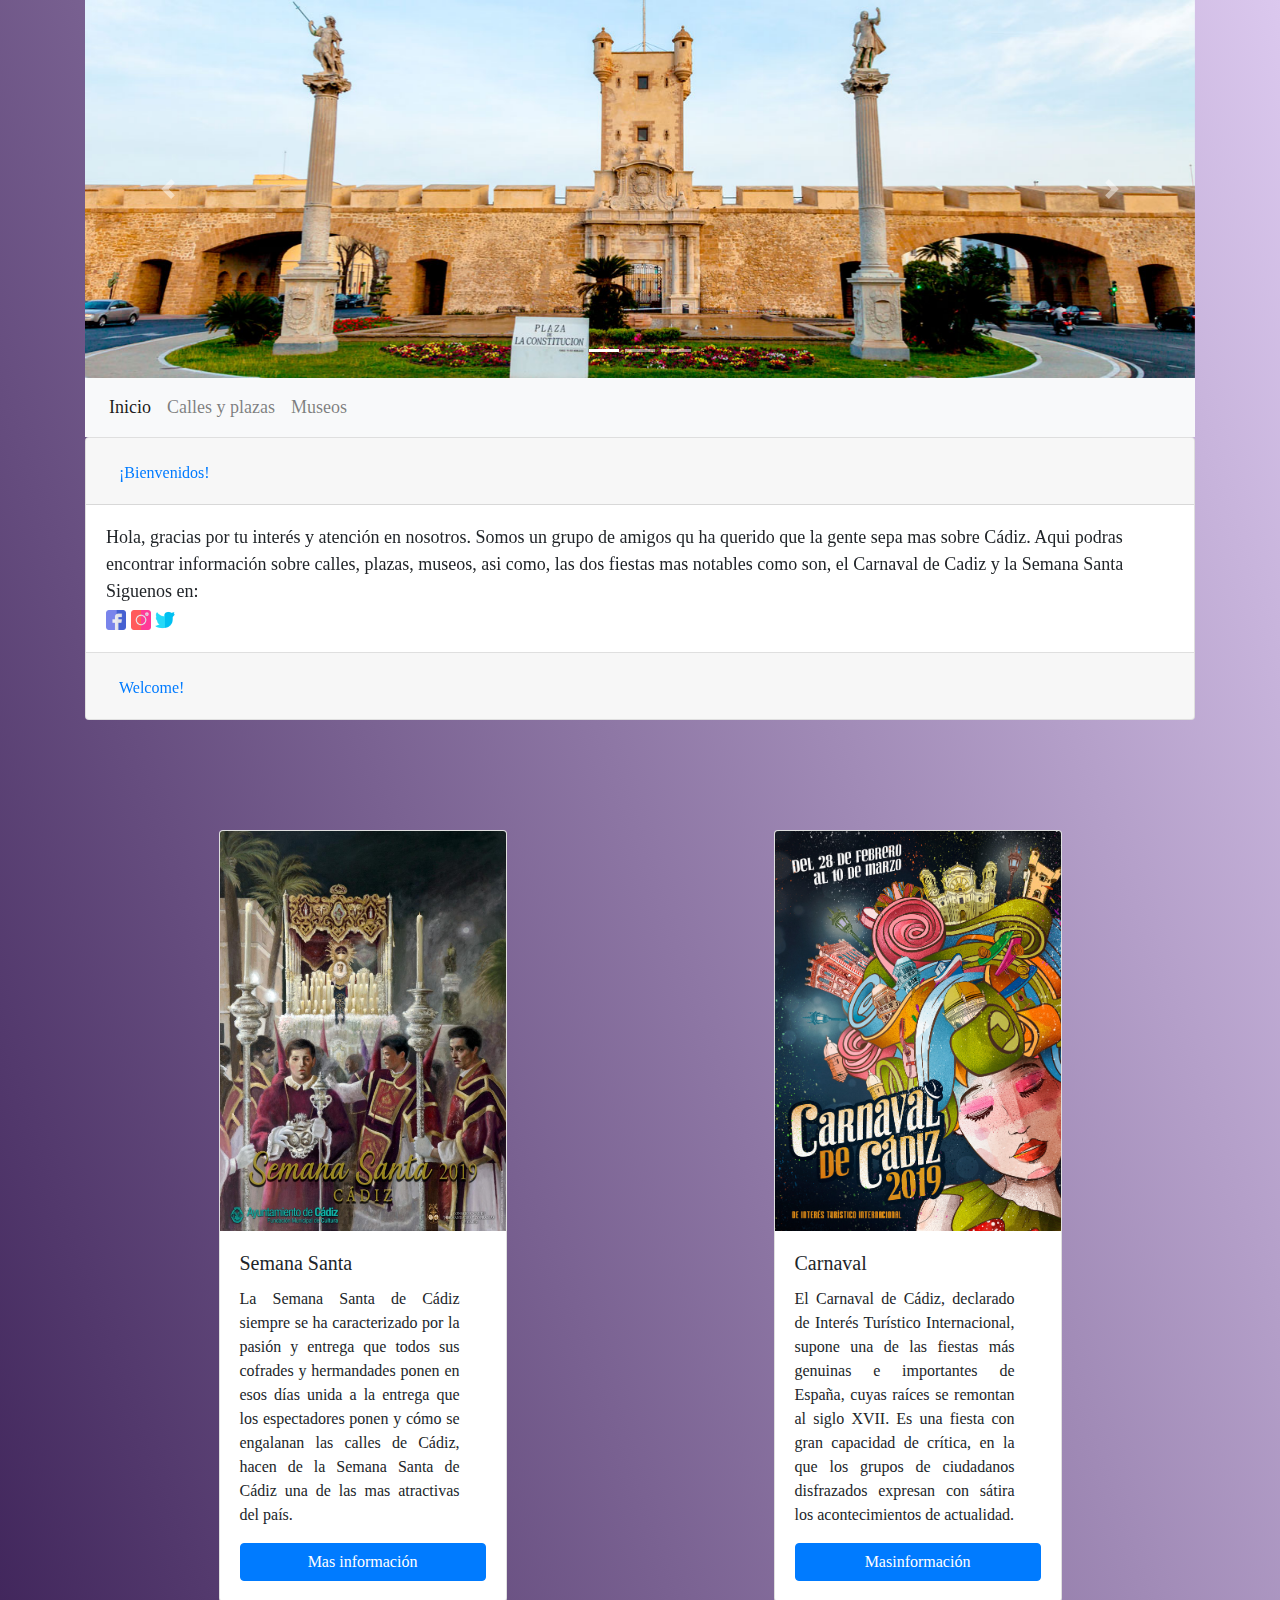
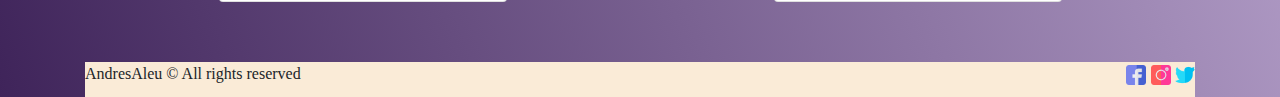
<file: index.html>
<!DOCTYPE html>
<html>
<head>
    <title>Cádiz, ciudad que sonrie</title>
    <meta charset="UTF-8">
    <link rel="stylesheet" href="css/style.css">
    <link rel="stylesheet" href="https://stackpath.bootstrapcdn.com/bootstrap/4.3.1/css/bootstrap.min.css"
        integrity="sha384-ggOyR0iXCbMQv3Xipma34MD+dH/1fQ784/j6cY/iJTQUOhcWr7x9JvoRxT2MZw1T" crossorigin="anonymous">
    <script src="https://code.jquery.com/jquery-3.3.1.slim.min.js"
        integrity="sha384-q8i/X+965DzO0rT7abK41JStQIAqVgRVzpbzo5smXKp4YfRvH+8abtTE1Pi6jizo"
        crossorigin="anonymous"></script>
    <script src="https://cdnjs.cloudflare.com/ajax/libs/popper.js/1.14.7/umd/popper.min.js"
        integrity="sha384-UO2eT0CpHqdSJQ6hJty5KVphtPhzWj9WO1clHTMGa3JDZwrnQq4sF86dIHNDz0W1"
        crossorigin="anonymous"></script>
    <script src="https://stackpath.bootstrapcdn.com/bootstrap/4.3.1/js/bootstrap.min.js"
        integrity="sha384-JjSmVgyd0p3pXB1rRibZUAYoIIy6OrQ6VrjIEaFf/nJGzIxFDsf4x0xIM+B07jRM"
        crossorigin="anonymous"></script>
</head>
<body class="body">
    <div class="container">
        <header class="header">
            <!--Aqui empieza el carrusel de fotos del encabezado-->
            <div id="carouselExampleIndicators" class="carousel slide" data-ride="carousel">
                <ol class="carousel-indicators">
                    <li data-target="#carouselExampleIndicators" data-slide-to="0" class="active"></li>
                    <li data-target="#carouselExampleIndicators" data-slide-to="1"></li>
                    <li data-target="#carouselExampleIndicators" data-slide-to="2"></li>
                </ol>
                <div class="carousel-inner">
                    <div class="carousel-item active">
                        <img src="media/acordeon/tour-cadiz-medieval.jpg" class="d-block w-100" alt="...">
                    </div>
                    <div class="carousel-item">
                        <img src="media/acordeon/excursion-jerez-cadiz.jpg" class="d-block w-100" alt="...">
                    </div>
                    <div class="carousel-item">
                        <img src="media/acordeon/visita-catedral-torre-tavira.jpg" class="d-block w-100" alt="...">
                    </div>
                </div>
                <a class="carousel-control-prev" href="#carouselExampleIndicators" role="button" data-slide="prev">
                    <span class="carousel-control-prev-icon" aria-hidden="true"></span>
                    <span class="sr-only">Previous</span>
                </a>
                <a class="carousel-control-next" href="#carouselExampleIndicators" role="button" data-slide="next">
                    <span class="carousel-control-next-icon" aria-hidden="true"></span>
                    <span class="sr-only">Next</span>
                </a>
            </div>
            <!--Aqui comienza el menu-->
            <div class="menu">
                <nav class="navbar navbar-expand-lg navbar-light bg-light">
                    <button class="navbar-toggler" type="button" data-toggle="collapse" data-target="#navbarNavDropdown"
                        aria-controls="navbarNavDropdown" aria-expanded="false" aria-label="Toggle navigation">
                        <span class="navbar-toggler-icon"></span>
                    </button>
                    <div class="collapse navbar-collapse" id="navbarNavDropdown">
                        <ul class="navbar-nav">
                            <li class="nav-item active">
                                <a class="nav-link" href="index.html">Inicio<span class="sr-only">(current)</span></a>
                            </li>
                            <li class="nav-item">
                                <a class="nav-link" href="calles-plazas.html">Calles y plazas</a>
                            </li>
                            <li class="nav-item">
                                <a class="nav-link" href="museos.html">Museos</a>
                            </li>
                        </ul>
                    </div>
                </nav>
            </div>
        </header>
            <div class="acordeon">
                <div class="accordion" id="accordionExample">
                    <div class="card">
                        <div class="card-header" id="headingOne">
                            <h2 class="mb-0">
                                <button class="btn btn-link" type="button" data-toggle="collapse" data-target="#collapseOne"
                                    aria-expanded="true" aria-controls="collapseOne">
                                    ¡Bienvenidos!
                                </button>
                            </h2>
                        </div>
                
                        <div id="collapseOne" class="collapse show" aria-labelledby="headingOne" data-parent="#accordionExample">
                            <div class="card-body">
                                Hola, gracias por tu interés y atención en nosotros. Somos un grupo de amigos qu ha querido que la gente sepa mas sobre
                                Cádiz. Aqui podras encontrar información sobre calles, plazas, museos, asi como, las dos fiestas mas notables como son,
                                el Carnaval de Cadiz y la Semana Santa Siguenos en:
                                <div class="redes-sociales">
                                    <img src="media/RRSS/facebook.png">
                                    <img src="media/RRSS/instagram.png">
                                    <img src="media/RRSS/twitter.png">
                                </div>
                            </div>
                        </div>
                    </div>
                    <div class="card">
                        <div class="card-header" id="headingTwo">
                            <h2 class="mb-0">
                                <button class="btn btn-link collapsed" type="button" data-toggle="collapse" data-target="#collapseTwo"
                                    aria-expanded="false" aria-controls="collapseTwo">
                                    Welcome!
                                </button>
                            </h2>
                        </div>
                        <div id="collapseTwo" class="collapse" aria-labelledby="headingTwo" data-parent="#accordionExample">
                            <div class="card-body">
                                Hello, thank you for your interest and attention in us. We are a group of friends who wanted people to know more about
                                Cádiz. Here you can find information about streets, squares, museums, as well as, the two most notable festivals such as
                                the Carnival of Cadiz and Holy Week. Follow us on:
                                <div class="redes-sociales">
                                    <img src="media/RRSS/facebook.png">
                                    <img src="media/RRSS/instagram.png">
                                    <img src="media/RRSS/twitter.png">
                                </div>
                            </div>
                        </div>
                    </div>
                </div>
            </div>
        <div class="tarjetas">
            <div class="card" style="width: 18rem;">
                <img src="media/carnavalsemanasanta/cartelsemanasanta.jpg" class="card-img-top" alt="...">
                <div class="card-body">
                    <h5 class="card-title">Semana Santa</h5>
                    <p class="card-text">La Semana Santa de Cádiz siempre se ha caracterizado por la pasión y entrega que todos sus cofrades y hermandades ponen
                    en esos días unida a la entrega que los espectadores ponen y cómo se engalanan las calles de Cádiz, hacen de la Semana
                    Santa de Cádiz una de las mas atractivas del país.</p>
                    <a href="semana-santa.html" class="btn btn-primary">Mas información</a>
                </div>
            </div>
            <div class="card" style="width: 18rem;">
                <img src="media/carnavalsemanasanta/cartelcarnaval.jpg" class="card-img-top" alt="...">
                <div class="card-body">
                    <h5 class="card-title">Carnaval</h5>
                    <p class="card-text">El Carnaval de Cádiz, declarado de Interés Turístico Internacional, supone una de las fiestas más genuinas e importantes
                    de España, cuyas raíces se remontan al siglo XVII. Es una fiesta con gran capacidad de crítica, en la que los grupos de
                    ciudadanos disfrazados expresan con sátira los acontecimientos de actualidad. </p>
                    <a href="carnaval.html" class="btn btn-primary">Masinformación</a>
                </div>
            </div>
        </div>
        <footer class="footer">
            <div class="footer__rights">
                <p>AndresAleu © All rights reserved</p>
            </div>
            <div class="footer__image">
                <img src="media/RRSS/facebook.png">
                <img src="media/RRSS/instagram.png">
                <img src="media/RRSS/twitter.png">
            </div>
        </footer>
    </div>
</body>
</html>
</file>
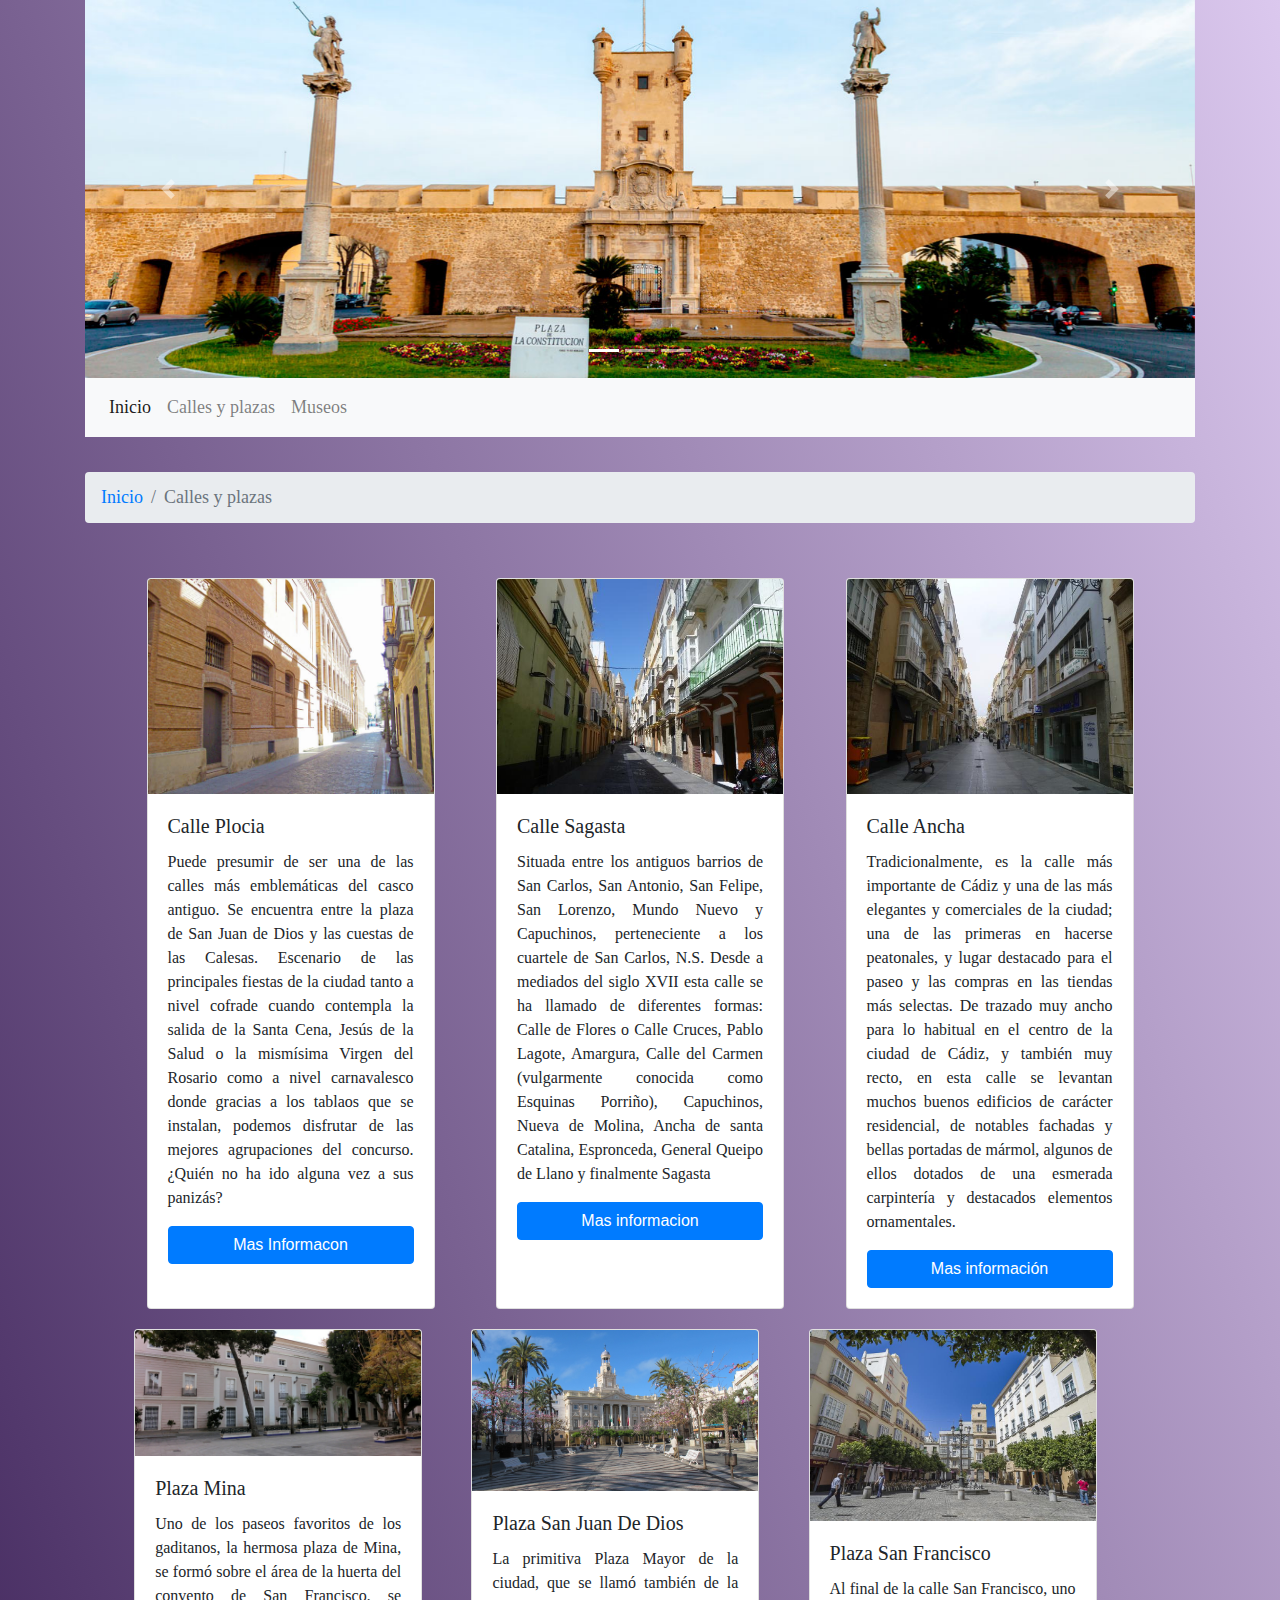
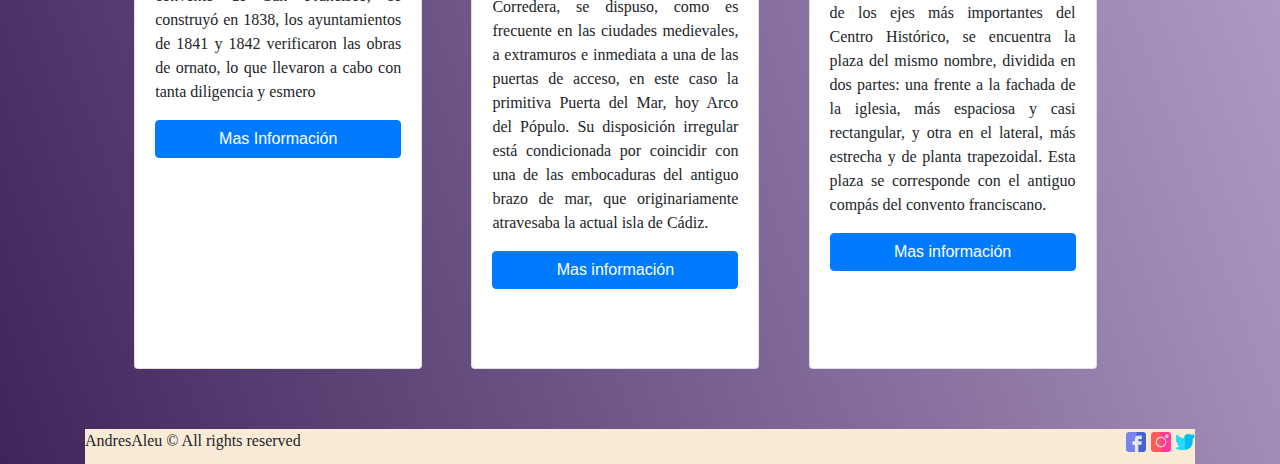
<file: calles-plazas.html>
<!DOCTYPE html>
<html>
<head>
    <title>Calles y plazas</title>
    <meta charset="UTF-8">
    <link rel="stylesheet" href="css/style.css">
    <link rel="stylesheet" href="https://stackpath.bootstrapcdn.com/bootstrap/4.3.1/css/bootstrap.min.css" integrity="sha384-ggOyR0iXCbMQv3Xipma34MD+dH/1fQ784/j6cY/iJTQUOhcWr7x9JvoRxT2MZw1T" crossorigin="anonymous">
    <script src="https://code.jquery.com/jquery-3.3.1.slim.min.js" integrity="sha384-q8i/X+965DzO0rT7abK41JStQIAqVgRVzpbzo5smXKp4YfRvH+8abtTE1Pi6jizo" crossorigin="anonymous"></script>
    <script src="https://cdnjs.cloudflare.com/ajax/libs/popper.js/1.14.7/umd/popper.min.js" integrity="sha384-UO2eT0CpHqdSJQ6hJty5KVphtPhzWj9WO1clHTMGa3JDZwrnQq4sF86dIHNDz0W1" crossorigin="anonymous"></script>
    <script src="https://stackpath.bootstrapcdn.com/bootstrap/4.3.1/js/bootstrap.min.js" integrity="sha384-JjSmVgyd0p3pXB1rRibZUAYoIIy6OrQ6VrjIEaFf/nJGzIxFDsf4x0xIM+B07jRM" crossorigin="anonymous"></script>
</head>
<body class="body">
    <div class="container">
        <header class="header">
            <!--Aqui empieza el carrusel de fotos del encabezado-->
            <div id="carouselExampleIndicators" class="carousel slide" data-ride="carousel">
                <ol class="carousel-indicators">
                    <li data-target="#carouselExampleIndicators" data-slide-to="0" class="active"></li>
                    <li data-target="#carouselExampleIndicators" data-slide-to="1"></li>
                    <li data-target="#carouselExampleIndicators" data-slide-to="2"></li>
                </ol>
                <div class="carousel-inner">
                    <div class="carousel-item active">
                        <img src="media/acordeon/tour-cadiz-medieval.jpg" class="d-block w-100" alt="...">
                    </div>
                    <div class="carousel-item">
                        <img src="media/acordeon/excursion-jerez-cadiz.jpg" class="d-block w-100" alt="...">
                    </div>
                    <div class="carousel-item">
                        <img src="media/acordeon/visita-catedral-torre-tavira.jpg" class="d-block w-100" alt="...">
                    </div>       
                </div>
                <a class="carousel-control-prev" href="#carouselExampleIndicators" role="button" data-slide="prev">
                    <span class="carousel-control-prev-icon" aria-hidden="true"></span>
                    <span class="sr-only">Previous</span>
                </a>
                <a class="carousel-control-next" href="#carouselExampleIndicators" role="button" data-slide="next">
                    <span class="carousel-control-next-icon" aria-hidden="true"></span>
                    <span class="sr-only">Next</span>
                </a>
            </div>
            <!--Aqui comienza el menu-->
            <div class="menu">
                <nav class="navbar navbar-expand-lg navbar-light bg-light">
                    <button class="navbar-toggler" type="button" data-toggle="collapse" data-target="#navbarNavDropdown"
                        aria-controls="navbarNavDropdown" aria-expanded="false" aria-label="Toggle navigation">
                        <span class="navbar-toggler-icon"></span>
                    </button>
                    <div class="collapse navbar-collapse" id="navbarNavDropdown">
                        <ul class="navbar-nav">
                            <li class="nav-item active">
                                <a class="nav-link" href="index.html">Inicio<span class="sr-only">(current)</span></a>
                            </li>
                            <li class="nav-item">
                                <a class="nav-link" href="calles-plazas.html">Calles y plazas</a>
                            </li>
                            <li class="nav-item">
                                <a class="nav-link" href="museos.html">Museos</a>     
                            </li>
                        </ul>
                    </div>
                </nav>
            </div>
        </header>
        <!--submenu-->
        <div class="submenu">
            <nav aria-label="breadcrumb">
                <ol class="breadcrumb">
                    <li class="breadcrumb-item"><a href="index.html">Inicio</a></li>
                    <li class="breadcrumb-item active" aria-current="page">Calles y plazas</li>
                </ol>
            </nav>
        </div>
        <!--diferentes tarjetas de informacion-->       
        <div class="tarjetas-calles-plazas-museos">
            <div class="calles-plazas-museos">
                <div class="card" style="width: 18rem;">
                    <img src="media/calles/plocia.jpg" class="card-img-top" alt="Calle Plocia antigua y actualidad">
                    <div class="card-body">
                        <h5 class="card-title">Calle Plocia</h5>
                        <p class="card-text">Puede presumir de ser una de las calles más emblemáticas del casco antiguo. Se encuentra entre la plaza de San Juan de
                        Dios y las cuestas de las Calesas. Escenario de las principales fiestas de la ciudad tanto a nivel cofrade cuando
                        contempla la salida de la Santa Cena, Jesús de la Salud o la mismísima Virgen del Rosario como a nivel carnavalesco
                        donde gracias a los tablaos que se instalan, podemos disfrutar de las mejores agrupaciones del concurso. ¿Quién no ha
                        ido alguna vez a sus panizás?</p>
                        <a href="https://www.cadizdirecto.com/los-plocia-otros-secretos-la-famosa-calle/" class="btn btn-primary">Mas Informacon</a>
                    </div>
                </div>
                <div class="card" style="width: 18rem;">
                    <img src="media/calles/sagasta.jpg" class="card-img-top" alt="Sagasta">
                    <div class="card-body">
                        <h5 class="card-title">Calle Sagasta</h5>
                        <p class="card-text">Situada entre los antiguos barrios de San Carlos, San Antonio, San Felipe, San Lorenzo, Mundo Nuevo y Capuchinos,
                        perteneciente a los cuartele de San Carlos, N.S.
                        Desde a mediados del siglo XVII esta calle se ha llamado de diferentes formas: Calle de Flores o Calle Cruces, Pablo
                        Lagote, Amargura, Calle del Carmen (vulgarmente conocida como Esquinas Porriño), Capuchinos, Nueva de Molina, Ancha de
                        santa Catalina, Espronceda, General Queipo de Llano y finalmente Sagasta</p>
                        <a href="https://ocultismocadiz3000.blogspot.com/2016/06/el-encanto-de-la-calle-sagasta.html" class="btn btn-primary">Mas informacion</a>
                    </div>
                </div>
                <div class="card" style="width: 18rem;">
                    <img src="media/calles/ancha.jpg" class="card-img-top" alt="Ancha">
                    <div class="card-body">
                        <h5 class="card-title">Calle Ancha</h5>
                        <p class="card-text">Tradicionalmente, es la calle más importante de Cádiz y una de las más elegantes y comerciales de la ciudad; una de las
                        primeras en hacerse peatonales, y lugar destacado para el paseo y las compras en las tiendas más selectas.    
                        De trazado muy ancho para lo habitual en el centro de la ciudad de Cádiz, y también muy recto, en esta calle se levantan
                        muchos buenos edificios de carácter residencial, de notables fachadas y bellas portadas de mármol, algunos de ellos
                        dotados de una esmerada carpintería y destacados elementos ornamentales.</p>
                        <a href="http://turismo.cadiz.es/es/rutas-y-visitas-en-cadiz/calle-ancha" class="btn btn-primary">Mas información</a>
                    </div>
                </div>
            </div>
            <div class="calles-plazas-museos">
                <div class="card" style="width: 18rem; height: 40rem;" >
                    <img src="media/calles/mina.jpg" class="card-img-top" alt="Calle Plocia antigua y actualidad">
                    <div class="card-body">
                        <h5 class="card-title">Plaza Mina</h5>
                        <p class="card-text">Uno de los paseos favoritos de los gaditanos, la hermosa plaza de Mina, se formó sobre el área de la huerta del convento
                        de San Francisco, se construyó en 1838, los ayuntamientos de 1841 y 1842 verificaron las obras de ornato, lo que
                        llevaron a cabo con tanta diligencia y esmero</p>
                        <a href="http://turismo.cadiz.es/es/rutas-y-visitas-en-cadiz/plaza-de-mina" class="btn btn-primary">Mas Información</a>
                    </div>
                </div>
                <div class="card" style="width: 18rem; height: 40rem;">
                    <img src="media/calles/san juan de dios.jpg" class="card-img-top" alt="Plaza San juan de dios">
                    <div class="card-body">
                        <h5 class="card-title">Plaza San Juan De Dios</h5>
                        <p class="card-text">La primitiva Plaza Mayor de la ciudad, que se llamó también de la Corredera, se dispuso, como es frecuente en las
                        ciudades medievales, a extramuros e inmediata a una de las puertas de acceso, en este caso la primitiva Puerta del Mar,
                        hoy Arco del Pópulo. Su disposición irregular está condicionada por coincidir con una de las embocaduras del antiguo
                        brazo de mar, que originariamente atravesaba la actual isla de Cádiz.</p>
                        <a href="http://turismo.cadiz.es/es/rutas-y-visitas-en-cadiz/plaza-de-san-juan-de-dios" class="btn btn-primary">Mas información</a>
                    </div>
                </div>
                <div class="card" style="width: 18rem; height: 40rem;">
                    <img src="media/calles/San Francisco.jpg" class="card-img-top" alt="Plaza San Francisco">
                    <div class="card-body">
                        <h5 class="card-title">Plaza San Francisco</h5>
                        <p class="card-text">Al final de la calle San Francisco, uno de los ejes más importantes del Centro Histórico, se encuentra la plaza del
                        mismo nombre, dividida en dos partes: una frente a la fachada de la iglesia, más espaciosa y casi rectangular, y otra en
                        el lateral, más estrecha y de planta trapezoidal. Esta plaza se corresponde con el antiguo compás del convento
                        franciscano.</p>
                        <a href="http://turismo.cadiz.es/es/rutas-y-visitas-en-cadiz/plaza-de-san-francisco" class="btn btn-primary">Mas información<a>
                    </div>
                </div>
            </div>
        </div>
        <footer class="footer">
            <div class="footer__rights">
                <p>AndresAleu © All rights reserved</p>
            </div>
            <div class="footer__image">
                <img src="media/RRSS/facebook.png">
                <img src="media/RRSS/instagram.png">
                <img src="media/RRSS/twitter.png">
            </div>
        </footer>
    </div>
</body>
</html>
</file>
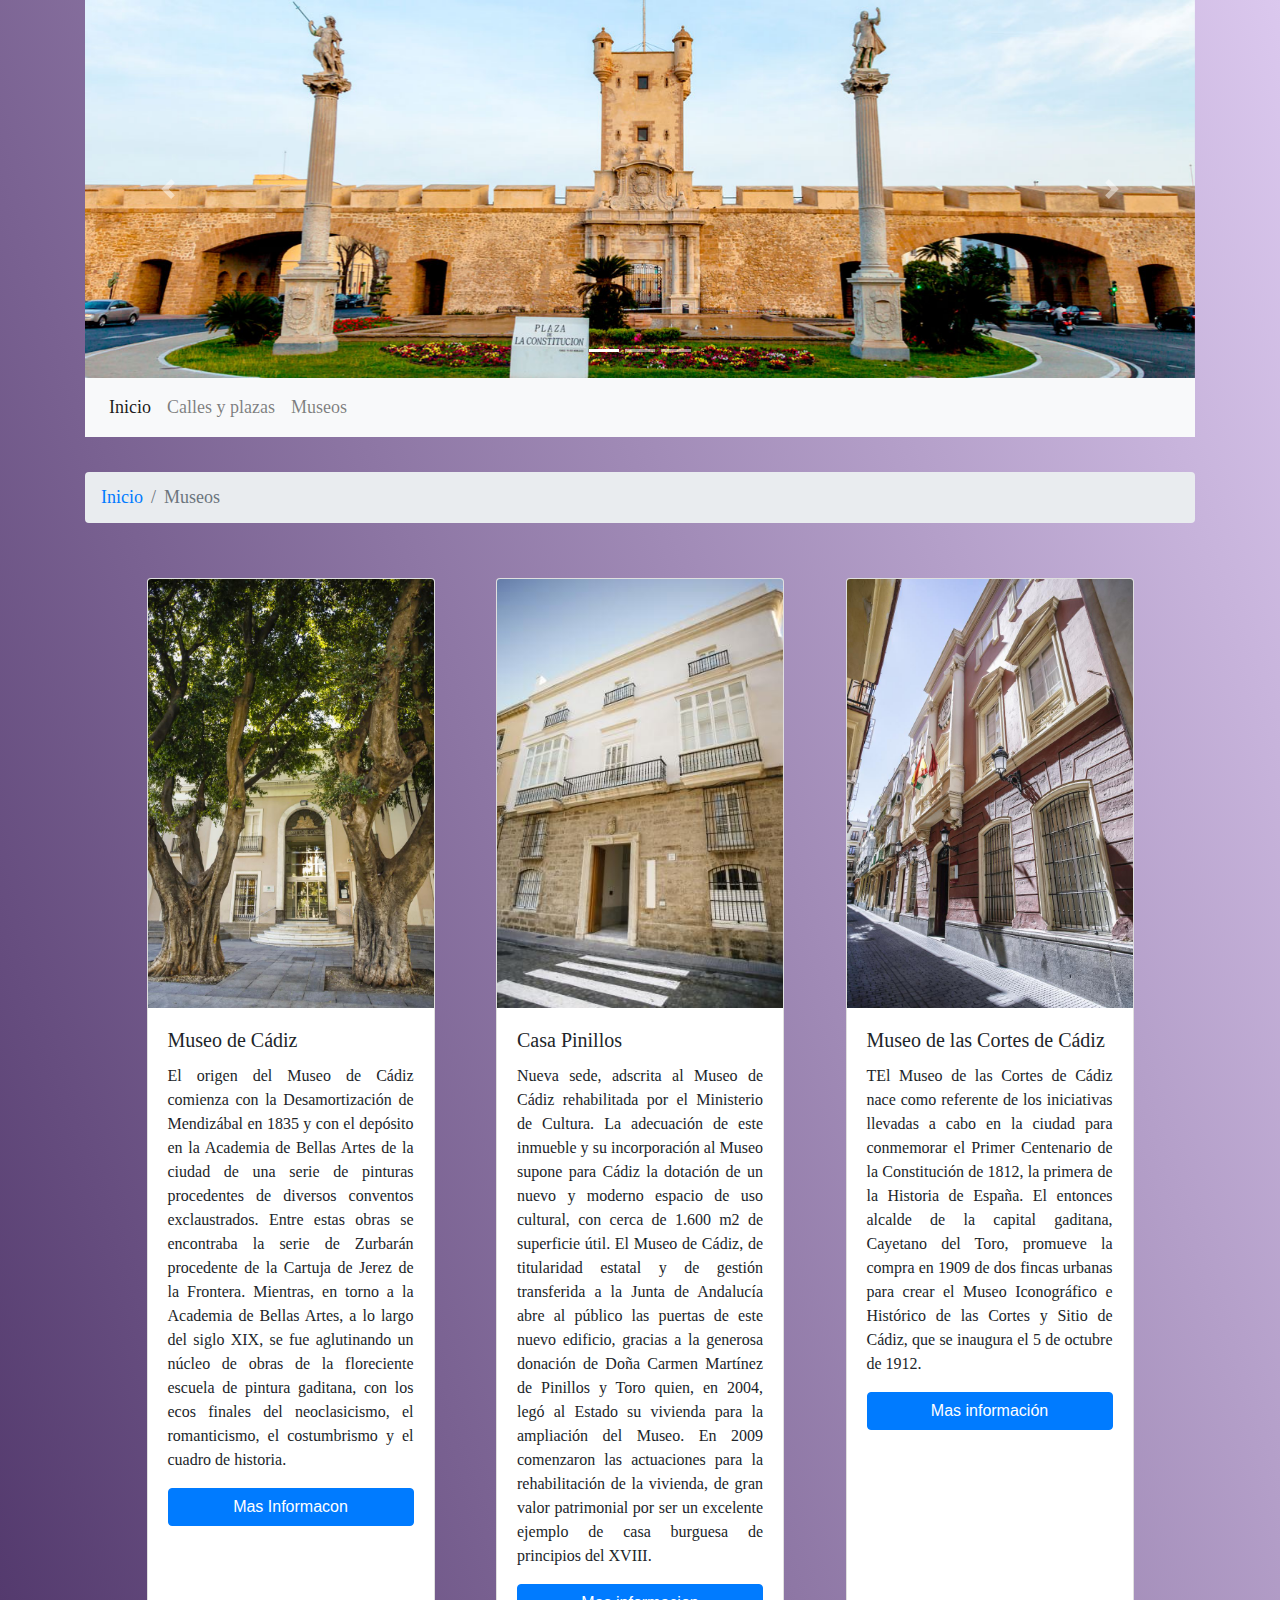
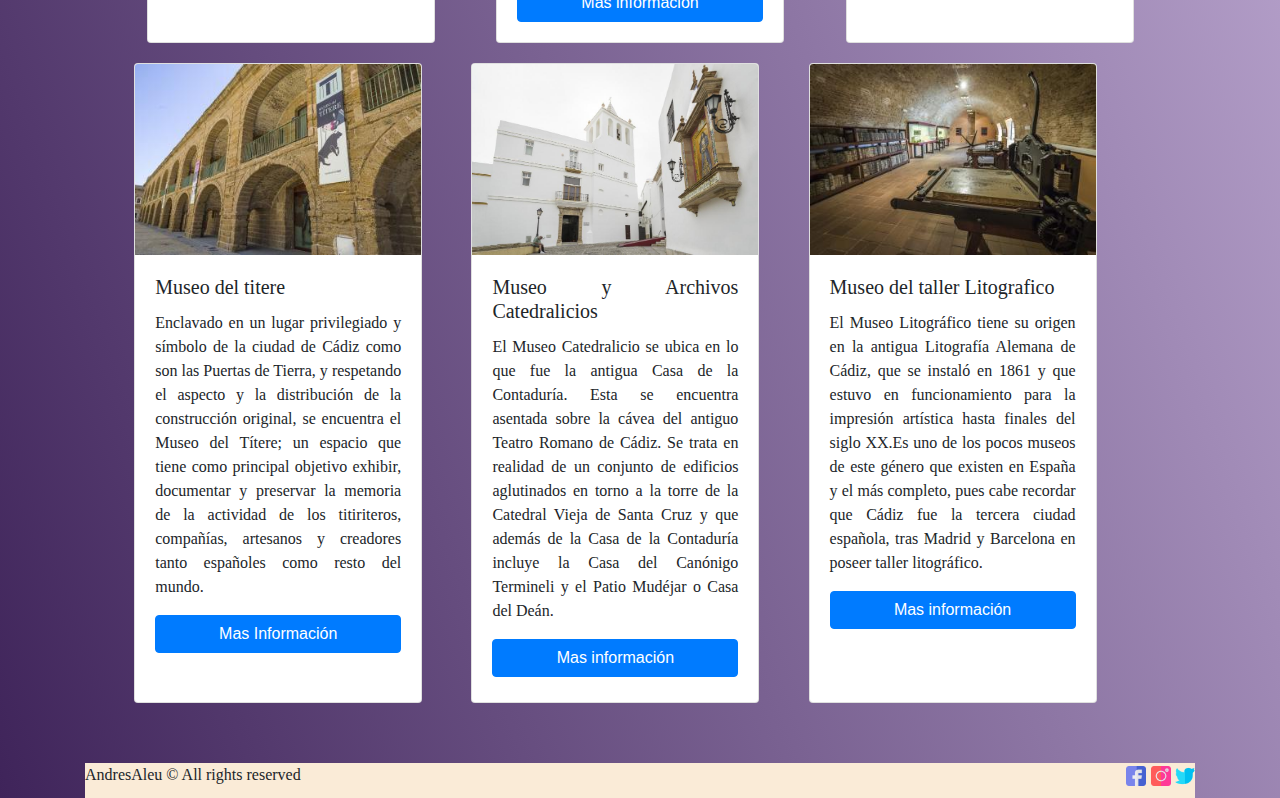
<file: museos.html>
<!DOCTYPE html>
<html>
<head>
    <title>Museos</title>
    <meta charset="UTF-8">
    <link rel="stylesheet" href="css/style.css">
    <link rel="stylesheet" href="https://stackpath.bootstrapcdn.com/bootstrap/4.3.1/css/bootstrap.min.css" integrity="sha384-ggOyR0iXCbMQv3Xipma34MD+dH/1fQ784/j6cY/iJTQUOhcWr7x9JvoRxT2MZw1T" crossorigin="anonymous">
    <script src="https://code.jquery.com/jquery-3.3.1.slim.min.js" integrity="sha384-q8i/X+965DzO0rT7abK41JStQIAqVgRVzpbzo5smXKp4YfRvH+8abtTE1Pi6jizo" crossorigin="anonymous"></script>
    <script src="https://cdnjs.cloudflare.com/ajax/libs/popper.js/1.14.7/umd/popper.min.js" integrity="sha384-UO2eT0CpHqdSJQ6hJty5KVphtPhzWj9WO1clHTMGa3JDZwrnQq4sF86dIHNDz0W1" crossorigin="anonymous"></script>
    <script src="https://stackpath.bootstrapcdn.com/bootstrap/4.3.1/js/bootstrap.min.js" integrity="sha384-JjSmVgyd0p3pXB1rRibZUAYoIIy6OrQ6VrjIEaFf/nJGzIxFDsf4x0xIM+B07jRM" crossorigin="anonymous"></script>
</head>
<body class="body">
    <div class="container">
        <header class="header">
            <!--Aqui empieza el carruse de fotos del encabezado-->
            <div id="carouselExampleIndicators" class="carousel slide" data-ride="carousel">
                <ol class="carousel-indicators">
                    <li data-target="#carouselExampleIndicators" data-slide-to="0" class="active"></li>
                    <li data-target="#carouselExampleIndicators" data-slide-to="1"></li>
                    <li data-target="#carouselExampleIndicators" data-slide-to="2"></li>
                </ol>
                <div class="carousel-inner">
                    <div class="carousel-item active">
                        <img src="media/acordeon/tour-cadiz-medieval.jpg" class="d-block w-100" alt="...">
                    </div>
                    <div class="carousel-item">
                        <img src="media/acordeon/excursion-jerez-cadiz.jpg" class="d-block w-100" alt="...">
                    </div>
                    <div class="carousel-item">
                        <img src="media/acordeon/visita-catedral-torre-tavira.jpg" class="d-block w-100" alt="...">
                    </div>               
                </div>
                <a class="carousel-control-prev" href="#carouselExampleIndicators" role="button" data-slide="prev">
                    <span class="carousel-control-prev-icon" aria-hidden="true"></span>
                    <span class="sr-only">Previous</span>
                </a>
                <a class="carousel-control-next" href="#carouselExampleIndicators" role="button" data-slide="next">
                    <span class="carousel-control-next-icon" aria-hidden="true"></span>
                    <span class="sr-only">Next</span>
                </a>
            </div>
            <!--Aqui comienza el menu-->
            <div class="menu">
                <nav class="navbar navbar-expand-lg navbar-light bg-light">
                    <button class="navbar-toggler" type="button" data-toggle="collapse" data-target="#navbarNavDropdown"
                        aria-controls="navbarNavDropdown" aria-expanded="false" aria-label="Toggle navigation">
                        <span class="navbar-toggler-icon"></span>
                    </button>
                    <div class="collapse navbar-collapse" id="navbarNavDropdown">
                        <ul class="navbar-nav">
                            <li class="nav-item active">
                                <a class="nav-link" href="index.html">Inicio<span class="sr-only">(current)</span></a>
                            </li>
                            <li class="nav-item">
                                <a class="nav-link" href="calles-plazas.html">Calles y plazas</a>
                            </li>
                            <li class="nav-item">
                                <a class="nav-link" href="museos.html">Museos</a>
                            </li>
                        </ul>
                    </div>
                </nav>
            </div>
        </header>
        <!--submenu-->
        <div class="submenu">
            <nav aria-label="breadcrumb">
                <ol class="breadcrumb">
                    <li class="breadcrumb-item"><a href="index.html">Inicio</a></li>
                    <li class="breadcrumb-item active" aria-current="page">Museos</li>
                </ol>
            </nav>
        </div>
        <!--diferentes tarjetas de informacion-->
        <div class="tarjetas-calles-plazas-museos">
            <div class="calles-plazas-museos">
                <div class="card" style="width: 18rem;">
                    <img src="media/museos/Museo de Cádiz.jpg" class="card-img-top" alt="Calle Plocia antigua y actualidad">
                    <div class="card-body">
                        <h5 class="card-title">Museo de Cádiz</h5>
                        <p class="card-text">El origen del Museo de Cádiz comienza con la Desamortización de Mendizábal en 1835 y con el depósito en la Academia de
                        Bellas Artes de la ciudad de una serie de pinturas procedentes de diversos conventos exclaustrados. Entre estas obras se
                        encontraba la serie de Zurbarán procedente de la Cartuja de Jerez de la Frontera. Mientras, en torno a la Academia de
                        Bellas Artes, a lo largo del siglo XIX, se fue aglutinando un núcleo de obras de la floreciente escuela de pintura
                        gaditana, con los ecos finales del neoclasicismo, el romanticismo, el costumbrismo y el cuadro de historia.</p>
                        <a href="http://turismo.cadiz.es/es/rutas-y-visitas-en-cadiz/museo-de-c%C3%A1diz" class="btn btn-primary">Mas Informacon</a>
                    </div>
                </div>
                <div class="card" style="width: 18rem;">
                    <img src="media/museos/Casa Pinillos.jpg" class="card-img-top" alt="Sagasta">
                    <div class="card-body">
                        <h5 class="card-title">Casa Pinillos</h5>
                        <p class="card-text">Nueva sede, adscrita al Museo de Cádiz rehabilitada por el Ministerio de Cultura. La adecuación de este inmueble y su
                        incorporación al Museo supone para Cádiz la dotación de un nuevo y moderno espacio de uso cultural, con cerca de 1.600
                        m2 de superficie útil.
                        El Museo de Cádiz, de titularidad estatal y de gestión transferida a la Junta de Andalucía abre al público las puertas
                        de este nuevo edificio, gracias a la generosa donación de Doña Carmen Martínez de Pinillos y Toro quien, en 2004, legó
                        al Estado su vivienda para la ampliación del Museo. En 2009 comenzaron las actuaciones para la rehabilitación de la
                        vivienda, de gran valor patrimonial por ser un excelente ejemplo de casa burguesa de principios del XVIII.</p>
                        <a href="http://turismo.cadiz.es/es/rutas-y-visitas-en-cadiz/casa-pinillos" class="btn btn-primary">Mas informacion</a>
                    </div>
                </div>
                <div class="card" style="width: 18rem;">
                    <img src="media/museos/Museo de Las Cortes.jpg" class="card-img-top" alt="Ancha">
                    <div class="card-body">
                        <h5 class="card-title">Museo de las Cortes de Cádiz</h5>
                        <p class="card-text">TEl Museo de las Cortes de Cádiz nace como referente de los iniciativas llevadas a cabo en la ciudad para conmemorar el
                        Primer Centenario de la Constitución de 1812, la primera de la Historia de España.
                        El entonces alcalde de la capital gaditana, Cayetano del Toro, promueve la compra en 1909 de dos fincas urbanas para
                        crear el Museo Iconográfico e Histórico de las Cortes y Sitio de Cádiz, que se inaugura el 5 de octubre de 1912.</p>
                        <a href="http://turismo.cadiz.es/es/rutas-y-visitas-en-cadiz/museo-de-las-cortes-de-c%C3%A1diz" class="btn btn-primary">Mas información</a>
                    </div>
                </div>
            </div>
            <div class="calles-plazas-museos">
                <div class="card" style="width: 18rem; height: 40rem;">
                    <img src="media/museos/Museo del Títere.jpg" class="card-img-top" alt="Calle Plocia antigua y actualidad">
                    <div class="card-body">
                        <h5 class="card-title">Museo del titere</h5>
                        <p class="card-text">Enclavado en un lugar privilegiado y símbolo de la ciudad de Cádiz como son las Puertas de Tierra, y respetando el
                        aspecto y la distribución de la construcción original, se encuentra el Museo del Títere; un espacio que tiene como
                        principal objetivo exhibir, documentar y preservar la memoria de la actividad de los titiriteros, compañías, artesanos y
                        creadores tanto españoles como resto del mundo.</p>
                        <a href="http://turismo.cadiz.es/es/rutas-y-visitas-en-cadiz/museo-del-t%C3%ADtere" class="btn btn-primary">Mas Información</a>
                    </div>
                </div>
                <div class="card" style="width: 18rem; height: 40rem;">
                    <img src="media/museos/Museo y Archivos Catedralicios.jpg" class="card-img-top" alt="Plaza San juan de dios">
                    <div class="card-body">
                        <h5 class="card-title">Museo y Archivos Catedralicios</h5>
                        <p class="card-text">El Museo Catedralicio se ubica en lo que fue la antigua Casa de la Contaduría. Esta se encuentra asentada sobre la cávea
                        del antiguo Teatro Romano de Cádiz. Se trata en realidad de un conjunto de edificios aglutinados en torno a la torre de
                        la Catedral Vieja de Santa Cruz y que además de la Casa de la Contaduría incluye la Casa del Canónigo Termineli y el
                        Patio Mudéjar o Casa del Deán.</p>
                        <a href="http://turismo.cadiz.es/es/rutas-y-visitas-en-cadiz/museo-y-archivos-catedralicios" class="btn btn-primary">Mas información</a>
                    </div>
                </div>
                <div class="card" style="width: 18rem; height: 40rem;">
                    <img src="media/museos/Museo Litografico.jpg" class="card-img-top" alt="Plaza San Francisco">
                    <div class="card-body">
                        <h5 class="card-title">Museo del taller Litografico</h5>
                        <p class="card-text">El Museo Litográfico tiene su origen en la antigua Litografía Alemana de Cádiz, que se instaló en 1861 y que estuvo en
                        funcionamiento para la impresión artística hasta finales del siglo XX.Es uno de los pocos museos de este género que
                        existen en España y el más completo, pues cabe recordar que Cádiz fue la tercera ciudad española, tras Madrid y
                        Barcelona en poseer taller litográfico.</p>
                        <a href="http://turismo.cadiz.es/es/rutas-y-visitas-en-cadiz/museo-taller-litogr%C3%A1fico" class="btn btn-primary">Mas información<a>
                    </div>
                </div>
            </div>
        </div>
        <footer class="footer">
            <div class="footer__rights">
                <p>AndresAleu © All rights reserved</p>
            </div>
            <div class="footer__image">
                <img src="media/RRSS/facebook.png">
                <img src="media/RRSS/instagram.png">
                <img src="media/RRSS/twitter.png">
            </div>
        </footer>
    </div>
</body>
</html>
</file>
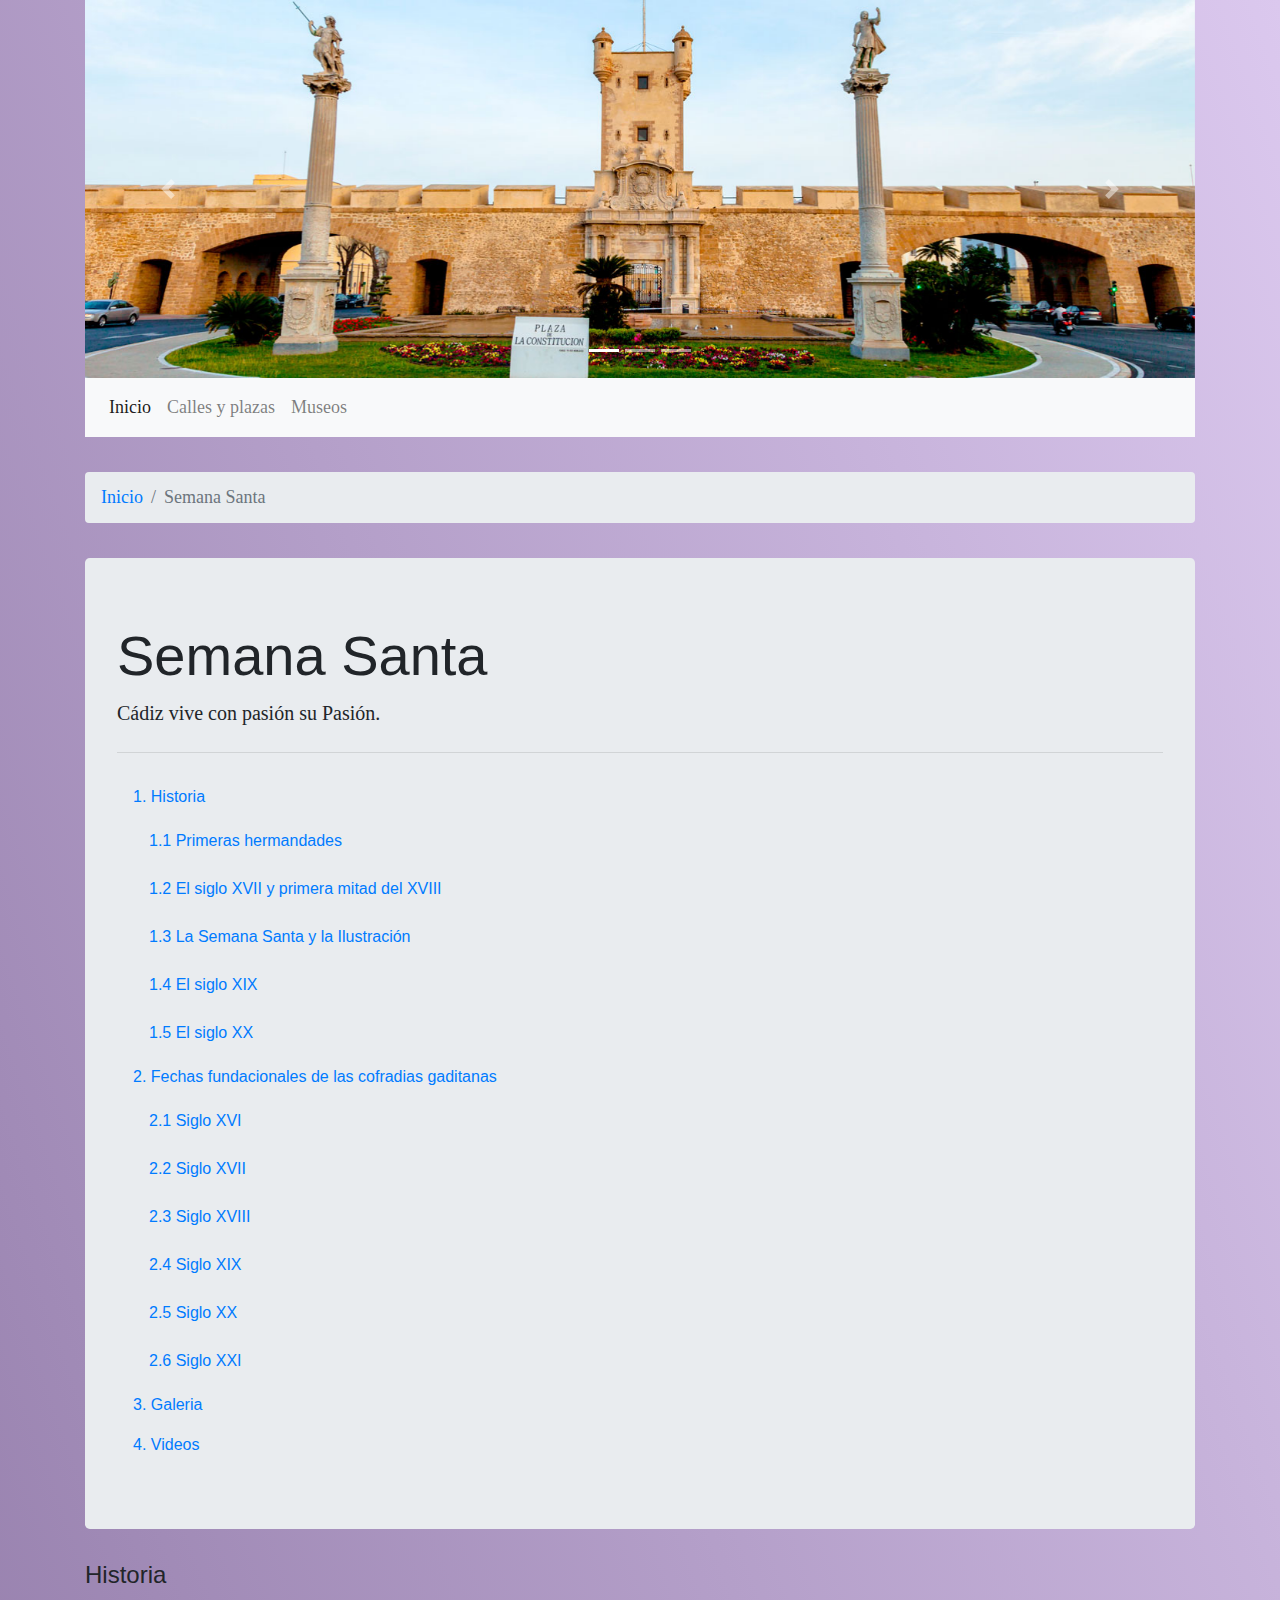
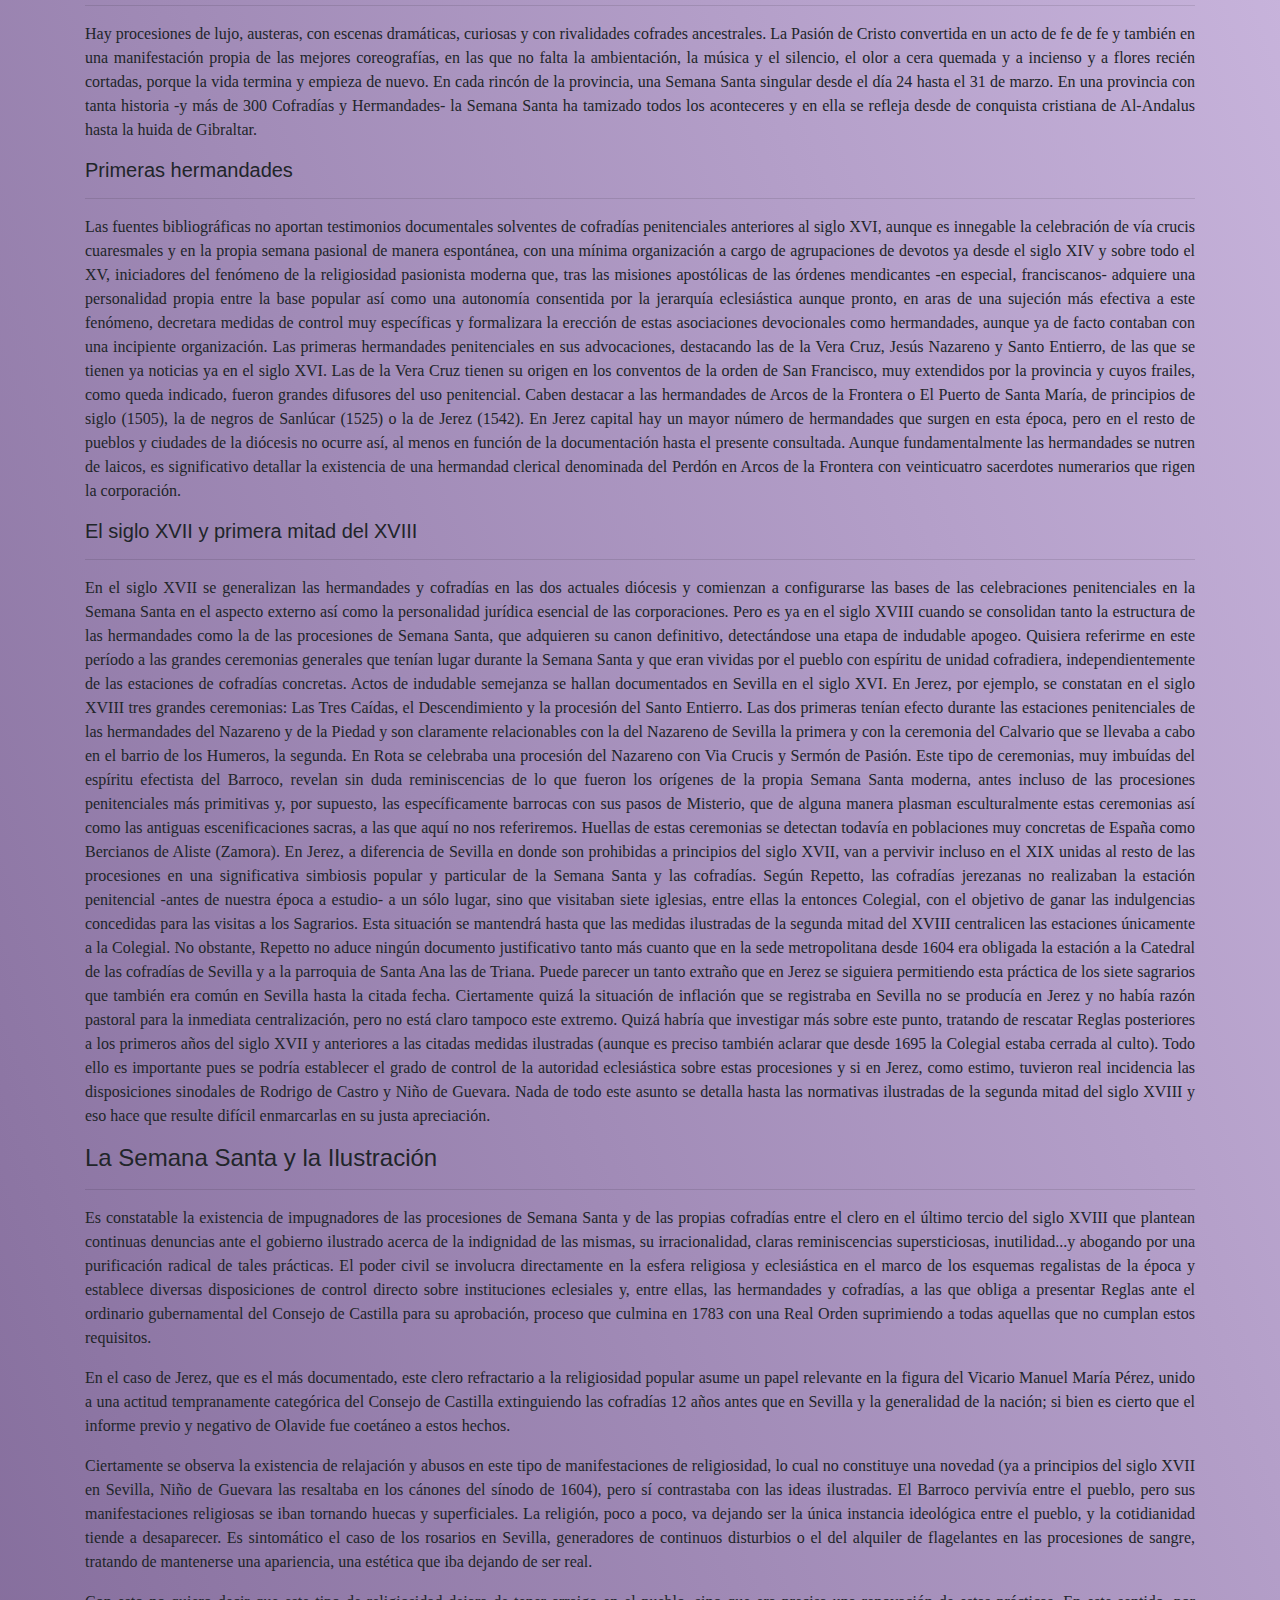
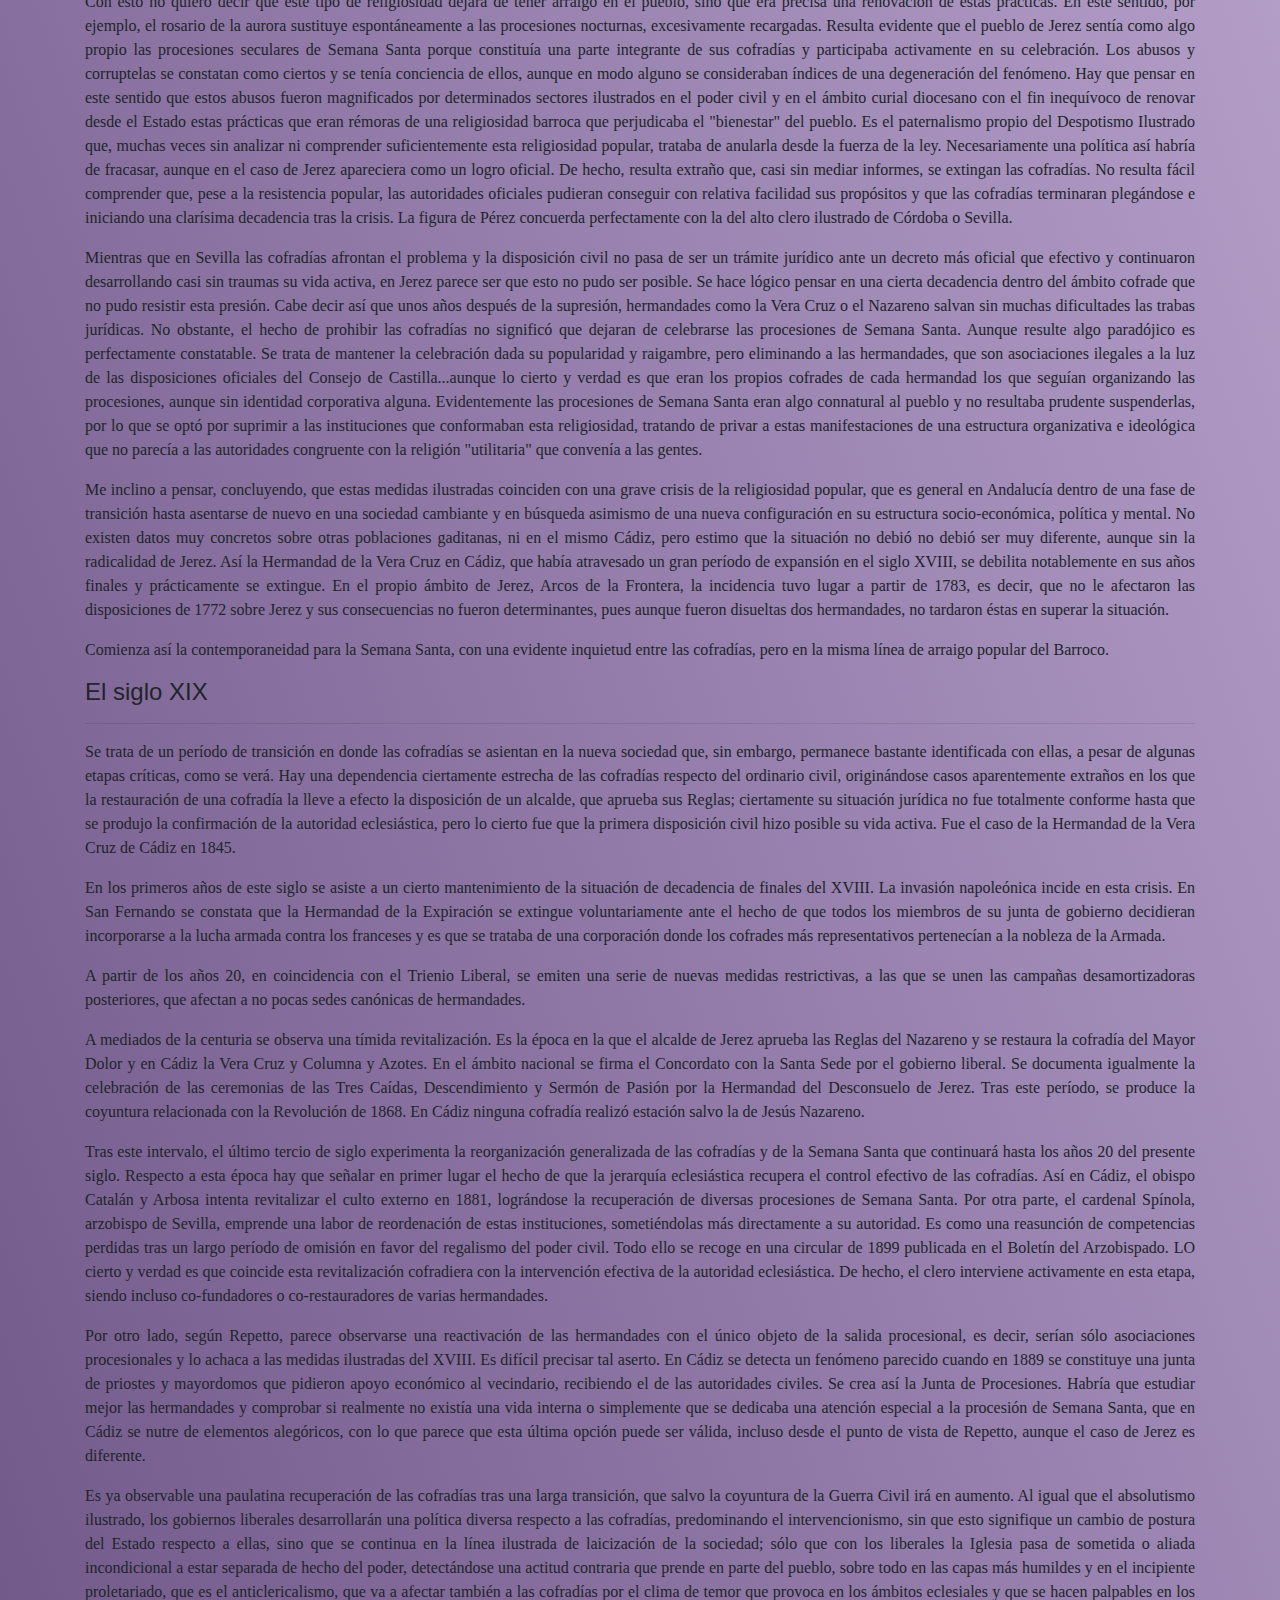
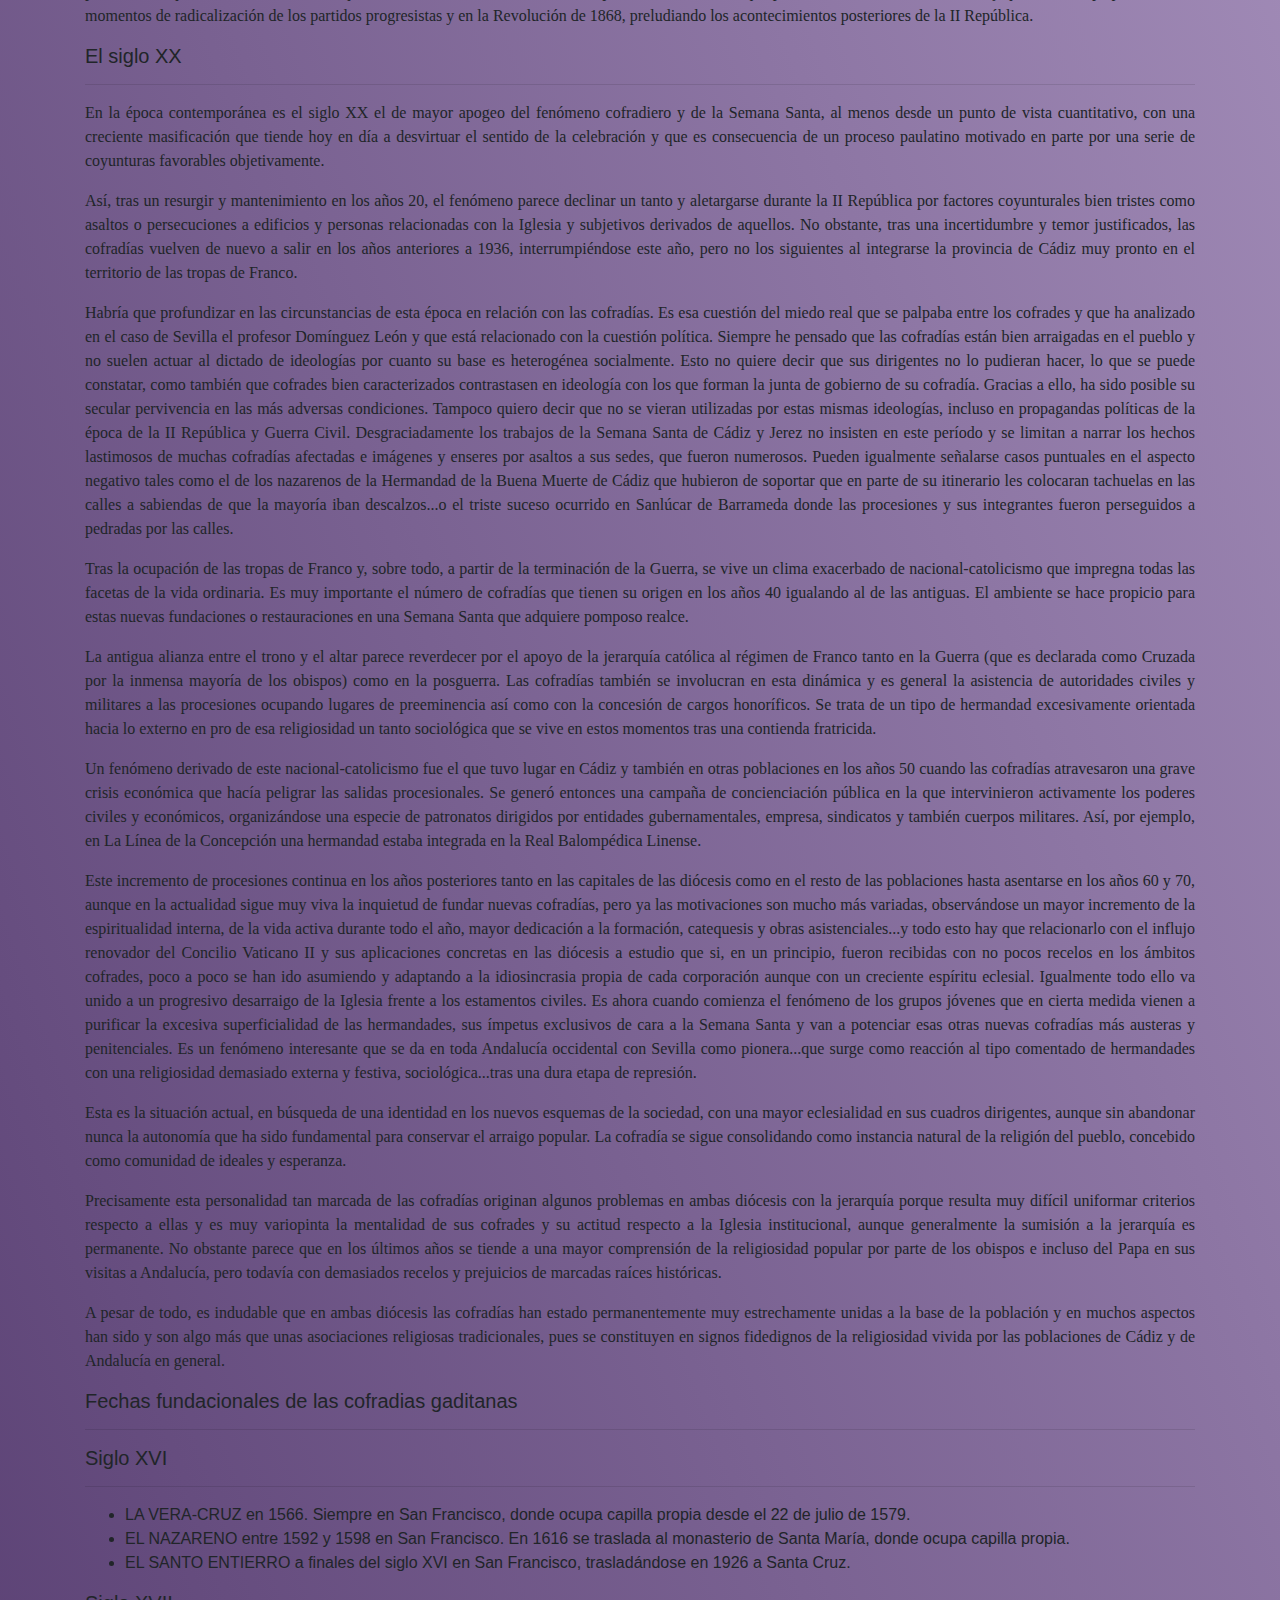
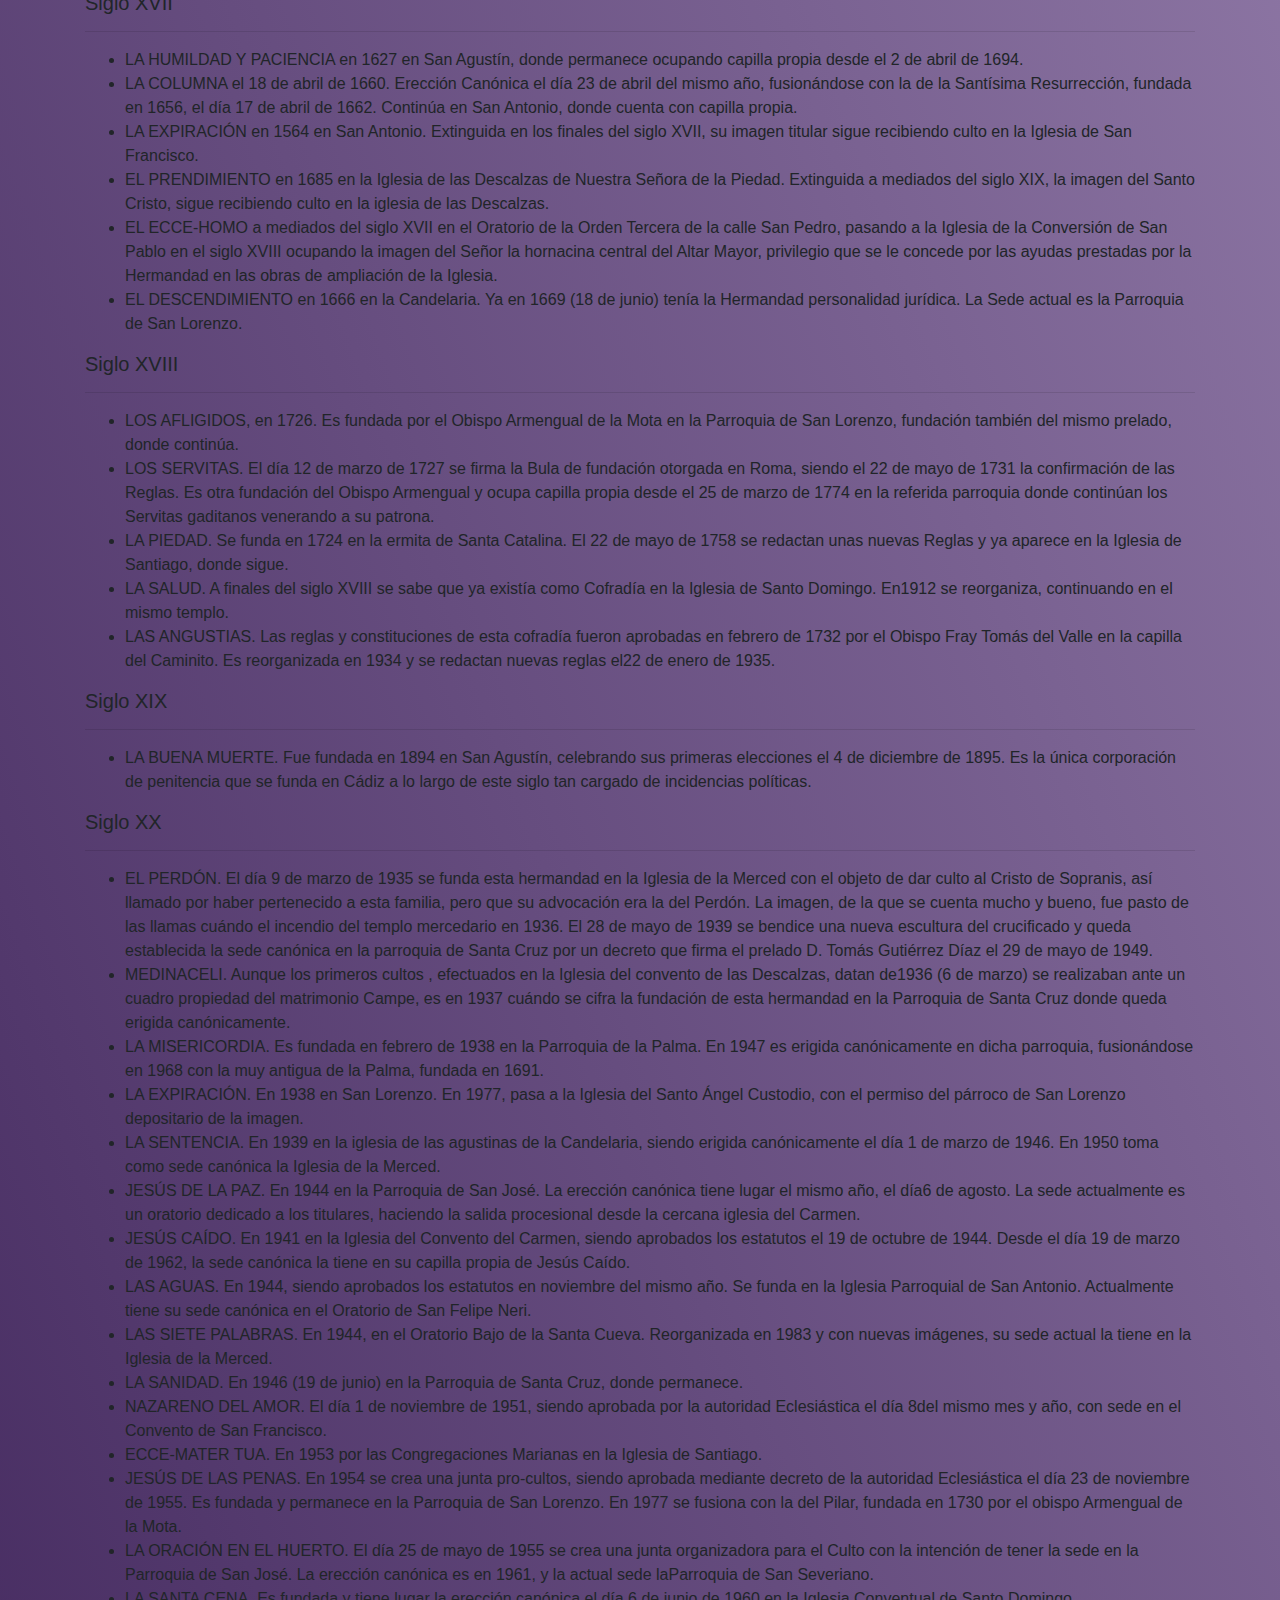
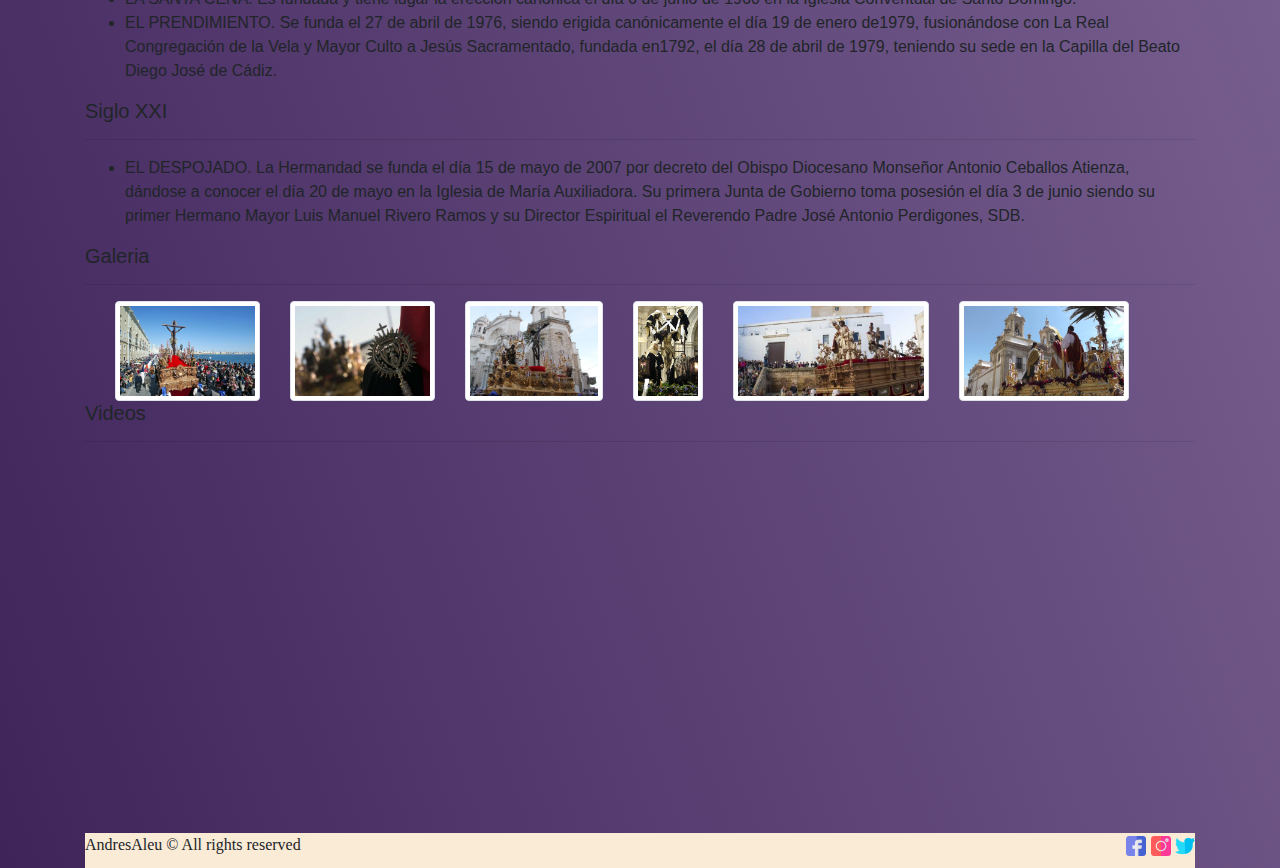
<file: semana-santa.html>
<!DOCTYPE html>
<html>
<head>
    <title>Semana Santa</title>
    <meta charset="UTF-8">
    <link rel="stylesheet" href="css/style.css">
    <link rel="stylesheet" href="https://stackpath.bootstrapcdn.com/bootstrap/4.3.1/css/bootstrap.min.css" integrity="sha384-ggOyR0iXCbMQv3Xipma34MD+dH/1fQ784/j6cY/iJTQUOhcWr7x9JvoRxT2MZw1T" crossorigin="anonymous">
    <script src="https://code.jquery.com/jquery-3.3.1.slim.min.js" integrity="sha384-q8i/X+965DzO0rT7abK41JStQIAqVgRVzpbzo5smXKp4YfRvH+8abtTE1Pi6jizo" crossorigin="anonymous"></script>
    <script src="https://cdnjs.cloudflare.com/ajax/libs/popper.js/1.14.7/umd/popper.min.js" integrity="sha384-UO2eT0CpHqdSJQ6hJty5KVphtPhzWj9WO1clHTMGa3JDZwrnQq4sF86dIHNDz0W1" crossorigin="anonymous"></script>
    <script src="https://stackpath.bootstrapcdn.com/bootstrap/4.3.1/js/bootstrap.min.js" integrity="sha384-JjSmVgyd0p3pXB1rRibZUAYoIIy6OrQ6VrjIEaFf/nJGzIxFDsf4x0xIM+B07jRM" crossorigin="anonymous"></script>
</head>
<body class="body">
    <div class="container">
        <header class="header">
            <!--Aqui empieza el carruse de fotos del encabezado-->
            <div id="carouselExampleIndicators" class="carousel slide" data-ride="carousel">
                <ol class="carousel-indicators">
                    <li data-target="#carouselExampleIndicators" data-slide-to="0" class="active"></li>
                    <li data-target="#carouselExampleIndicators" data-slide-to="1"></li>
                    <li data-target="#carouselExampleIndicators" data-slide-to="2"></li>
                </ol>
                <div class="carousel-inner">
                    <div class="carousel-item active">
                        <img src="media/acordeon/tour-cadiz-medieval.jpg" class="d-block w-100" alt="...">
                    </div>
                    <div class="carousel-item">
                        <img src="media/acordeon/excursion-jerez-cadiz.jpg" class="d-block w-100" alt="...">
                    </div>
                    <div class="carousel-item">
                        <img src="media/acordeon/visita-catedral-torre-tavira.jpg" class="d-block w-100" alt="...">
                    </div>               
                </div>
                <a class="carousel-control-prev" href="#carouselExampleIndicators" role="button" data-slide="prev">
                    <span class="carousel-control-prev-icon" aria-hidden="true"></span>
                    <span class="sr-only">Previous</span>
                </a>
                <a class="carousel-control-next" href="#carouselExampleIndicators" role="button" data-slide="next">
                    <span class="carousel-control-next-icon" aria-hidden="true"></span>
                    <span class="sr-only">Next</span>
                </a>
            </div>
            <!--Aqui comienza el menu-->
            <div class="menu">
                <nav class="navbar navbar-expand-lg navbar-light bg-light">
                    <button class="navbar-toggler" type="button" data-toggle="collapse" data-target="#navbarNavDropdown"
                        aria-controls="navbarNavDropdown" aria-expanded="false" aria-label="Toggle navigation">
                        <span class="navbar-toggler-icon"></span>
                    </button>
                    <div class="collapse navbar-collapse" id="navbarNavDropdown">
                        <ul class="navbar-nav">
                            <li class="nav-item active">
                                <a class="nav-link" href="index.html">Inicio<span class="sr-only">(current)</span></a>
                            </li>
                            <li class="nav-item">
                                <a class="nav-link" href="calles-plazas.html">Calles y plazas</a>
                            </li>
                            <li class="nav-item">
                                <a class="nav-link" href="museos.html">Museos</a>
                            </li>
                        </ul>
                    </div>
                </nav>
            </div>
        </header>
        <!--submenu-->
        <div class="submenu">
            <nav aria-label="breadcrumb">
                <ol class="breadcrumb">
                    <li class="breadcrumb-item"><a href="index.html">Inicio</a></li>
                    <li class="breadcrumb-item active" aria-current="page">Semana Santa</li>
                </ol>
            </nav>
        </div>
        <!--menu de la semana santa-->
        <div class="semana-santa-carnaval">
            <div class="jumbotron">
                <h1 class="display-4">Semana Santa</h1>
                <p class="lead">Cádiz vive con pasión su Pasión.</p>
                <hr class="my-4">                                  
                <nav class="nav nav-pills flex-column">
                    <a class="nav-link" href="#item-1">1. Historia</a>
                    <nav class="nav nav-pills flex-column">
                        <a class="nav-link ml-3 my-1" href="#item-1-1">1.1 Primeras hermandades</a>
                        <a class="nav-link ml-3 my-1" href="#item-1-2">1.2 El siglo XVII y primera mitad del XVIII</a>
                        <a class="nav-link ml-3 my-1" href="#item-1-3">1.3 La Semana Santa y la Ilustración</a>
                        <a class="nav-link ml-3 my-1" href="#item-1-4">1.4 El siglo XIX</a>
                        <a class="nav-link ml-3 my-1" href="#item-1-5">1.5 El siglo XX</a>

                    </nav>
                    <a class="nav-link" href="#item-3">2. Fechas fundacionales de las cofradias gaditanas</a>
                    <nav class="nav nav-pills flex-column">
                        <a class="nav-link ml-3 my-1" href="#item-2-1">2.1 Siglo XVI</a>
                        <a class="nav-link ml-3 my-1" href="#item-2-2">2.2 Siglo XVII</a>
                        <a class="nav-link ml-3 my-1" href="#item-2-3">2.3 Siglo XVIII</a>
                        <a class="nav-link ml-3 my-1" href="#item-2-4">2.4 Siglo XIX</a>
                        <a class="nav-link ml-3 my-1" href="#item-2-5">2.5 Siglo XX</a>
                        <a class="nav-link ml-3 my-1" href="#item-2-6">2.6 Siglo XXI</a>
                    </nav>
                    <a class="nav-link" href="#item-3">3. Galeria</a>
                    <a class="nav-link" href="#item-4">4. Videos</a>
                </nav>
            </div>
            <!--datos semana santa-->
            <div data-spy="scroll" data-target="#navbar-example3" data-offset="0">
                <h4 id="item-1">Historia</h4>
                <hr>
                <p>Hay procesiones de lujo, austeras, con escenas dramáticas, curiosas y con rivalidades cofrades ancestrales. La Pasión de
                Cristo convertida en un acto de fe de fe y también en una manifestación propia de las mejores coreografías, en las que
                no falta la ambientación, la música y el silencio, el olor a cera quemada y a incienso y a flores recién cortadas,
                porque la vida termina y empieza de nuevo. En cada rincón de la provincia, una Semana Santa singular desde el día 24
                hasta el 31 de marzo.                
                En una provincia con tanta historia -y más de 300 Cofradías y Hermandades- la Semana Santa ha tamizado todos los
                aconteceres y en ella se refleja desde de conquista cristiana de Al-Andalus hasta la huida de Gibraltar.               
                </p>
                <h5 id="item-1-1">Primeras hermandades</h5>
                <hr>
                <p>Las fuentes bibliográficas no aportan testimonios documentales solventes de cofradías penitenciales anteriores al siglo
                XVI, aunque es innegable la celebración de vía crucis cuaresmales y en la propia semana pasional de manera espontánea,
                con una mínima organización a cargo de agrupaciones de devotos ya desde el siglo XIV y sobre todo el XV, iniciadores del
                fenómeno de la religiosidad pasionista moderna que, tras las misiones apostólicas de las órdenes mendicantes -en
                especial, franciscanos- adquiere una personalidad propia entre la base popular así como una autonomía consentida por la
                jerarquía eclesiástica aunque pronto, en aras de una sujeción más efectiva a este fenómeno, decretara medidas de control
                muy específicas y formalizara la erección de estas asociaciones devocionales como hermandades, aunque ya de facto
                contaban con una incipiente organización.
                Las primeras hermandades penitenciales en sus advocaciones, destacando las de la Vera Cruz, Jesús Nazareno y Santo
                Entierro, de las que se tienen ya noticias ya en el siglo XVI. Las de la Vera Cruz tienen su origen en los conventos de
                la orden de San Francisco, muy extendidos por la provincia y cuyos frailes, como queda indicado, fueron grandes
                difusores del uso penitencial. Caben destacar a las hermandades de Arcos de la Frontera o El Puerto de Santa María, de
                principios de siglo (1505), la de negros de Sanlúcar (1525) o la de Jerez (1542).               
                En Jerez capital hay un mayor número de hermandades que surgen en esta época, pero en el resto de pueblos y ciudades de
                la diócesis no ocurre así, al menos en función de la documentación hasta el presente consultada. Aunque fundamentalmente
                las hermandades se nutren de laicos, es significativo detallar la existencia de una hermandad clerical denominada del
                Perdón en Arcos de la Frontera con veinticuatro sacerdotes numerarios que rigen la corporación.</p>
                <h5 id="item-1-2">El siglo XVII y primera mitad del XVIII</h5>
                <hr>
                <p>En el siglo XVII se generalizan las hermandades y cofradías en las dos actuales diócesis y comienzan a configurarse las
                bases de las celebraciones penitenciales en la Semana Santa en el aspecto externo así como la personalidad jurídica
                esencial de las corporaciones. Pero es ya en el siglo XVIII cuando se consolidan tanto la estructura de las hermandades
                como la de las procesiones de Semana Santa, que adquieren su canon definitivo, detectándose una etapa de indudable
                apogeo.                
                Quisiera referirme en este período a las grandes ceremonias generales que tenían lugar durante la Semana Santa y que
                eran vividas por el pueblo con espíritu de unidad cofradiera, independientemente de las estaciones de cofradías
                concretas. Actos de indudable semejanza se hallan documentados en Sevilla en el siglo XVI. En Jerez, por ejemplo, se
                constatan en el siglo XVIII tres grandes ceremonias: Las Tres Caídas, el Descendimiento y la procesión del Santo
                Entierro. Las dos primeras tenían efecto durante las estaciones penitenciales de las hermandades del Nazareno y de la
                Piedad y son claramente relacionables con la del Nazareno de Sevilla la primera y con la ceremonia del Calvario que se
                llevaba a cabo en el barrio de los Humeros, la segunda. En Rota se celebraba una procesión del Nazareno con Via Crucis y
                Sermón de Pasión.               
                Este tipo de ceremonias, muy imbuídas del espíritu efectista del Barroco, revelan sin duda reminiscencias de lo que
                fueron los orígenes de la propia Semana Santa moderna, antes incluso de las procesiones penitenciales más primitivas y,
                por supuesto, las específicamente barrocas con sus pasos de Misterio, que de alguna manera plasman esculturalmente estas
                ceremonias así como las antiguas escenificaciones sacras, a las que aquí no nos referiremos. Huellas de estas ceremonias
                se detectan todavía en poblaciones muy concretas de España como Bercianos de Aliste (Zamora). En Jerez, a diferencia de
                Sevilla en donde son prohibidas a principios del siglo XVII, van a pervivir incluso en el XIX unidas al resto de las
                procesiones en una significativa simbiosis popular y particular de la Semana Santa y las cofradías.               
                Según Repetto, las cofradías jerezanas no realizaban la estación penitencial -antes de nuestra época a estudio- a un
                sólo lugar, sino que visitaban siete iglesias, entre ellas la entonces Colegial, con el objetivo de ganar las
                indulgencias concedidas para las visitas a los Sagrarios. Esta situación se mantendrá hasta que las medidas ilustradas
                de la segunda mitad del XVIII centralicen las estaciones únicamente a la Colegial. No obstante, Repetto no aduce ningún
                documento justificativo tanto más cuanto que en la sede metropolitana desde 1604 era obligada la estación a la Catedral
                de las cofradías de Sevilla y a la parroquia de Santa Ana las de Triana. Puede parecer un tanto extraño que en Jerez se
                siguiera permitiendo esta práctica de los siete sagrarios que también era común en Sevilla hasta la citada fecha.
                Ciertamente quizá la situación de inflación que se registraba en Sevilla no se producía en Jerez y no había razón
                pastoral para la inmediata centralización, pero no está claro tampoco este extremo. Quizá habría que investigar más
                sobre este punto, tratando de rescatar Reglas posteriores a los primeros años del siglo XVII y anteriores a las citadas
                medidas ilustradas (aunque es preciso también aclarar que desde 1695 la Colegial estaba cerrada al culto).                
                Todo ello es importante pues se podría establecer el grado de control de la autoridad eclesiástica sobre estas
                procesiones y si en Jerez, como estimo, tuvieron real incidencia las disposiciones sinodales de Rodrigo de Castro y Niño
                de Guevara. Nada de todo este asunto se detalla hasta las normativas ilustradas de la segunda mitad del siglo XVIII y
                eso hace que resulte difícil enmarcarlas en su justa apreciación.</p>
                <h4 id="item-1-3">La Semana Santa y la Ilustración</h4>
                <hr>
                <p>Es constatable la existencia de impugnadores de las procesiones de Semana Santa y de las propias cofradías entre el
                clero en el último tercio del siglo XVIII que plantean continuas denuncias ante el gobierno ilustrado acerca de la
                indignidad de las mismas, su irracionalidad, claras reminiscencias supersticiosas, inutilidad...y abogando por una
                purificación radical de tales prácticas. El poder civil se involucra directamente en la esfera religiosa y eclesiástica
                en el marco de los esquemas regalistas de la época y establece diversas disposiciones de control directo sobre
                instituciones eclesiales y, entre ellas, las hermandades y cofradías, a las que obliga a presentar Reglas ante el
                ordinario gubernamental del Consejo de Castilla para su aprobación, proceso que culmina en 1783 con una Real Orden
                suprimiendo a todas aquellas que no cumplan estos requisitos.</p>
                
                <p>En el caso de Jerez, que es el más documentado, este clero refractario a la religiosidad popular asume un papel
                relevante en la figura del Vicario Manuel María Pérez, unido a una actitud tempranamente categórica del Consejo de
                Castilla extinguiendo las cofradías 12 años antes que en Sevilla y la generalidad de la nación; si bien es cierto que el
                informe previo y negativo de Olavide fue coetáneo a estos hechos.</p>
                
                <p>Ciertamente se observa la existencia de relajación y abusos en este tipo de manifestaciones de religiosidad, lo cual no
                constituye una novedad (ya a principios del siglo XVII en Sevilla, Niño de Guevara las resaltaba en los cánones del
                sínodo de 1604), pero sí contrastaba con las ideas ilustradas. El Barroco pervivía entre el pueblo, pero sus
                manifestaciones religiosas se iban tornando huecas y superficiales. La religión, poco a poco, va dejando ser la única
                instancia ideológica entre el pueblo, y la cotidianidad tiende a desaparecer. Es sintomático el caso de los rosarios en
                Sevilla, generadores de continuos disturbios o el del alquiler de flagelantes en las procesiones de sangre, tratando de
                mantenerse una apariencia, una estética que iba dejando de ser real.</p>
                
                <p>Con esto no quiero decir que este tipo de religiosidad dejara de tener arraigo en el pueblo, sino que era precisa una
                renovación de estas prácticas. En este sentido, por ejemplo, el rosario de la aurora sustituye espontáneamente a las
                procesiones nocturnas, excesivamente recargadas. Resulta evidente que el pueblo de Jerez sentía como algo propio las
                procesiones seculares de Semana Santa porque constituía una parte integrante de sus cofradías y participaba activamente
                en su celebración. Los abusos y corruptelas se constatan como ciertos y se tenía conciencia de ellos, aunque en modo
                alguno se consideraban índices de una degeneración del fenómeno. Hay que pensar en este sentido que estos abusos fueron
                magnificados por determinados sectores ilustrados en el poder civil y en el ámbito curial diocesano con el fin
                inequívoco de renovar desde el Estado estas prácticas que eran rémoras de una religiosidad barroca que perjudicaba el
                "bienestar" del pueblo. Es el paternalismo propio del Despotismo Ilustrado que, muchas veces sin analizar ni comprender
                suficientemente esta religiosidad popular, trataba de anularla desde la fuerza de la ley. Necesariamente una política
                así habría de fracasar, aunque en el caso de Jerez apareciera como un logro oficial. De hecho, resulta extraño que, casi
                sin mediar informes, se extingan las cofradías. No resulta fácil comprender que, pese a la resistencia popular, las
                autoridades oficiales pudieran conseguir con relativa facilidad sus propósitos y que las cofradías terminaran plegándose
                e iniciando una clarísima decadencia tras la crisis. La figura de Pérez concuerda perfectamente con la del alto clero
                ilustrado de Córdoba o Sevilla.</p>
                
                <p>Mientras que en Sevilla las cofradías afrontan el problema y la disposición civil no pasa de ser un trámite jurídico
                ante un decreto más oficial que efectivo y continuaron desarrollando casi sin traumas su vida activa, en Jerez parece
                ser que esto no pudo ser posible. Se hace lógico pensar en una cierta decadencia dentro del ámbito cofrade que no pudo
                resistir esta presión. Cabe decir así que unos años después de la supresión, hermandades como la Vera Cruz o el Nazareno
                salvan sin muchas dificultades las trabas jurídicas. No obstante, el hecho de prohibir las cofradías no significó que
                dejaran de celebrarse las procesiones de Semana Santa. Aunque resulte algo paradójico es perfectamente constatable. Se
                trata de mantener la celebración dada su popularidad y raigambre, pero eliminando a las hermandades, que son
                asociaciones ilegales a la luz de las disposiciones oficiales del Consejo de Castilla...aunque lo cierto y verdad es que
                eran los propios cofrades de cada hermandad los que seguían organizando las procesiones, aunque sin identidad
                corporativa alguna. Evidentemente las procesiones de Semana Santa eran algo connatural al pueblo y no resultaba prudente
                suspenderlas, por lo que se optó por suprimir a las instituciones que conformaban esta religiosidad, tratando de privar
                a estas manifestaciones de una estructura organizativa e ideológica que no parecía a las autoridades congruente con la
                religión "utilitaria" que convenía a las gentes.</p>
                
                <p>Me inclino a pensar, concluyendo, que estas medidas ilustradas coinciden con una grave crisis de la religiosidad
                popular, que es general en Andalucía dentro de una fase de transición hasta asentarse de nuevo en una sociedad cambiante
                y en búsqueda asimismo de una nueva configuración en su estructura socio-económica, política y mental. No existen datos
                muy concretos sobre otras poblaciones gaditanas, ni en el mismo Cádiz, pero estimo que la situación no debió no debió
                ser muy diferente, aunque sin la radicalidad de Jerez. Así la Hermandad de la Vera Cruz en Cádiz, que había atravesado
                un gran período de expansión en el siglo XVIII, se debilita notablemente en sus años finales y prácticamente se
                extingue. En el propio ámbito de Jerez, Arcos de la Frontera, la incidencia tuvo lugar a partir de 1783, es decir, que
                no le afectaron las disposiciones de 1772 sobre Jerez y sus consecuencias no fueron determinantes, pues aunque fueron
                disueltas dos hermandades, no tardaron éstas en superar la situación.</p>
                
                <p>Comienza así la contemporaneidad para la Semana Santa, con una evidente inquietud entre las cofradías, pero en la misma
                línea de arraigo popular del Barroco.</p>
                <h4 id="item-1.4">El siglo XIX</h4>
                <hr>
                <p>Se trata de un período de transición en donde las cofradías se asientan en la nueva sociedad que, sin embargo, permanece
                bastante identificada con ellas, a pesar de algunas etapas críticas, como se verá. Hay una dependencia ciertamente
                estrecha de las cofradías respecto del ordinario civil, originándose casos aparentemente extraños en los que la
                restauración de una cofradía la lleve a efecto la disposición de un alcalde, que aprueba sus Reglas; ciertamente su
                situación jurídica no fue totalmente conforme hasta que se produjo la confirmación de la autoridad eclesiástica, pero lo
                cierto fue que la primera disposición civil hizo posible su vida activa. Fue el caso de la Hermandad de la Vera Cruz de
                Cádiz en 1845.</p>
                <p>En los primeros años de este siglo se asiste a un cierto mantenimiento de la situación de decadencia de finales del
                XVIII. La invasión napoleónica incide en esta crisis. En San Fernando se constata que la Hermandad de la Expiración se
                extingue voluntariamente ante el hecho de que todos los miembros de su junta de gobierno decidieran incorporarse a la
                lucha armada contra los franceses y es que se trataba de una corporación donde los cofrades más representativos
                pertenecían a la nobleza de la Armada.</p>
                <p>A partir de los años 20, en coincidencia con el Trienio Liberal, se emiten una serie de nuevas medidas restrictivas, a
                las que se unen las campañas desamortizadoras posteriores, que afectan a no pocas sedes canónicas de hermandades.</p>
                <p>A mediados de la centuria se observa una tímida revitalización. Es la época en la que el alcalde de Jerez aprueba las
                Reglas del Nazareno y se restaura la cofradía del Mayor Dolor y en Cádiz la Vera Cruz y Columna y Azotes. En el ámbito
                nacional se firma el Concordato con la Santa Sede por el gobierno liberal. Se documenta igualmente la celebración de las
                ceremonias de las Tres Caídas, Descendimiento y Sermón de Pasión por la Hermandad del Desconsuelo de Jerez. Tras este
                período, se produce la coyuntura relacionada con la Revolución de 1868. En Cádiz ninguna cofradía realizó estación salvo
                la de Jesús Nazareno.</p>
                <p>Tras este intervalo, el último tercio de siglo experimenta la reorganización generalizada de las cofradías y de la
                Semana Santa que continuará hasta los años 20 del presente siglo. Respecto a esta época hay que señalar en primer lugar
                el hecho de que la jerarquía eclesiástica recupera el control efectivo de las cofradías. Así en Cádiz, el obispo Catalán
                y Arbosa intenta revitalizar el culto externo en 1881, lográndose la recuperación de diversas procesiones de Semana
                Santa. Por otra parte, el cardenal Spínola, arzobispo de Sevilla, emprende una labor de reordenación de estas
                instituciones, sometiéndolas más directamente a su autoridad. Es como una reasunción de competencias perdidas tras un
                largo período de omisión en favor del regalismo del poder civil. Todo ello se recoge en una circular de 1899 publicada
                en el Boletín del Arzobispado. LO cierto y verdad es que coincide esta revitalización cofradiera con la intervención
                efectiva de la autoridad eclesiástica. De hecho, el clero interviene activamente en esta etapa, siendo incluso
                co-fundadores o co-restauradores de varias hermandades.</p>
                <p>Por otro lado, según Repetto, parece observarse una reactivación de las hermandades con el único objeto de la salida
                procesional, es decir, serían sólo asociaciones procesionales y lo achaca a las medidas ilustradas del XVIII. Es difícil
                precisar tal aserto. En Cádiz se detecta un fenómeno parecido cuando en 1889 se constituye una junta de priostes y
                mayordomos que pidieron apoyo económico al vecindario, recibiendo el de las autoridades civiles. Se crea así la Junta de
                Procesiones. Habría que estudiar mejor las hermandades y comprobar si realmente no existía una vida interna o
                simplemente que se dedicaba una atención especial a la procesión de Semana Santa, que en Cádiz se nutre de elementos
                alegóricos, con lo que parece que esta última opción puede ser válida, incluso desde el punto de vista de Repetto,
                aunque el caso de Jerez es diferente.</p>
                <p>Es ya observable una paulatina recuperación de las cofradías tras una larga transición, que salvo la coyuntura de la
                Guerra Civil irá en aumento. Al igual que el absolutismo ilustrado, los gobiernos liberales desarrollarán una política
                diversa respecto a las cofradías, predominando el intervencionismo, sin que esto signifique un cambio de postura del
                Estado respecto a ellas, sino que se continua en la línea ilustrada de laicización de la sociedad; sólo que con los
                liberales la Iglesia pasa de sometida o aliada incondicional a estar separada de hecho del poder, detectándose una
                actitud contraria que prende en parte del pueblo, sobre todo en las capas más humildes y en el incipiente proletariado,
                que es el anticlericalismo, que va a afectar también a las cofradías por el clima de temor que provoca en los ámbitos
                eclesiales y que se hacen palpables en los momentos de radicalización de los partidos progresistas y en la Revolución de
                1868, preludiando los acontecimientos posteriores de la II República.</p>
                <h5 id="item-1-5">El siglo XX</h5>
                <hr>
                <p>En la época contemporánea es el siglo XX el de mayor apogeo del fenómeno cofradiero y de la Semana Santa, al menos
                    desde un punto de vista cuantitativo, con una creciente masificación que tiende hoy en día a desvirtuar el sentido de la
                    celebración y que es consecuencia de un proceso paulatino motivado en parte por una serie de coyunturas favorables
                    objetivamente.</p>
                <p>Así, tras un resurgir y mantenimiento en los años 20, el fenómeno parece declinar un tanto y aletargarse durante la
                    II República por factores coyunturales bien tristes como asaltos o persecuciones a edificios y personas relacionadas
                    con la Iglesia y subjetivos derivados de aquellos. No obstante, tras una incertidumbre y temor justificados, las cofradías
                    vuelven de nuevo a salir en los años anteriores a 1936, interrumpiéndose este año, pero no los siguientes al
                    integrarse la provincia de Cádiz muy pronto en el territorio de las tropas de Franco.</p>
                <p>Habría que profundizar en las circunstancias de esta época en relación con las cofradías. Es esa cuestión del miedo
                    real que se palpaba entre los cofrades y que ha analizado en el caso de Sevilla el profesor Domínguez León y que está
                    relacionado con la cuestión política. Siempre he pensado que las cofradías están bien arraigadas en el pueblo y no
                    suelen actuar al dictado de ideologías por cuanto su base es heterogénea socialmente. Esto no quiere decir que sus
                    dirigentes no lo pudieran hacer, lo que se puede constatar, como también que cofrades bien caracterizados
                    contrastasen en ideología con los que forman la junta de gobierno de su cofradía. Gracias a ello, ha sido posible su secular
                    pervivencia en las más adversas condiciones. Tampoco quiero decir que no se vieran utilizadas por estas mismas
                    ideologías, incluso en propagandas políticas de la época de la II República y Guerra Civil. Desgraciadamente los
                    trabajos de la Semana Santa de Cádiz y Jerez no insisten en este período y se limitan a narrar los hechos lastimosos
                    de muchas cofradías afectadas e imágenes y enseres por asaltos a sus sedes, que fueron numerosos. Pueden igualmente
                    señalarse casos puntuales en el aspecto negativo tales como el de los nazarenos de la Hermandad de la Buena Muerte
                    de Cádiz que hubieron de soportar que en parte de su itinerario les colocaran tachuelas en las calles a sabiendas de
                    que la mayoría iban descalzos...o el triste suceso ocurrido en Sanlúcar de Barrameda donde las procesiones y sus
                    integrantes fueron perseguidos a pedradas por las calles.</p>
                <p>Tras la ocupación de las tropas de Franco y, sobre todo, a partir de la terminación de la Guerra, se vive un clima
                    exacerbado de nacional-catolicismo que impregna todas las facetas de la vida ordinaria. Es muy importante el número
                    de cofradías que tienen su origen en los años 40 igualando al de las antiguas. El ambiente se hace propicio para estas
                    nuevas fundaciones o restauraciones en una Semana Santa que adquiere pomposo realce.</p>
                <p>La antigua alianza entre el trono y el altar parece reverdecer por el apoyo de la jerarquía católica al régimen de
                    Franco tanto en la Guerra (que es declarada como Cruzada por la inmensa mayoría de los obispos) como en la
                    posguerra. Las cofradías también se involucran en esta dinámica y es general la asistencia de autoridades civiles y militares a
                    las procesiones ocupando lugares de preeminencia así como con la concesión de cargos honoríficos. Se trata de un tipo de
                    hermandad excesivamente orientada hacia lo externo en pro de esa religiosidad un tanto sociológica que se vive en
                    estos momentos tras una contienda fratricida.</p>
                <p>Un fenómeno derivado de este nacional-catolicismo fue el que tuvo lugar en Cádiz y también en otras poblaciones en
                    los años 50 cuando las cofradías atravesaron una grave crisis económica que hacía peligrar las salidas procesionales. Se
                    generó entonces una campaña de concienciación pública en la que intervinieron activamente los poderes civiles y
                    económicos, organizándose una especie de patronatos dirigidos por entidades gubernamentales, empresa, sindicatos y
                    también cuerpos militares. Así, por ejemplo, en La Línea de la Concepción una hermandad estaba integrada en la Real
                    Balompédica Linense.</p>
                <p>Este incremento de procesiones continua en los años posteriores tanto en las capitales de las diócesis como en el
                    resto de las poblaciones hasta asentarse en los años 60 y 70, aunque en la actualidad sigue muy viva la inquietud de
                    fundar nuevas cofradías, pero ya las motivaciones son mucho más variadas, observándose un mayor incremento de la
                    espiritualidad interna, de la vida activa durante todo el año, mayor dedicación a la formación, catequesis y obras
                    asistenciales...y todo esto hay que relacionarlo con el influjo renovador del Concilio Vaticano II y sus aplicaciones concretas en las
                    diócesis a estudio que si, en un principio, fueron recibidas con no pocos recelos en los ámbitos cofrades, poco a
                    poco se han ido asumiendo y adaptando a la idiosincrasia propia de cada corporación aunque con un creciente espíritu
                    eclesial. Igualmente todo ello va unido a un progresivo desarraigo de la Iglesia frente a los estamentos civiles. Es
                    ahora cuando comienza el fenómeno de los grupos jóvenes que en cierta medida vienen a purificar la excesiva
                    superficialidad de las hermandades, sus ímpetus exclusivos de cara a la Semana Santa y van a potenciar esas otras
                    nuevas cofradías más austeras y penitenciales. Es un fenómeno interesante que se da en toda Andalucía occidental con
                    Sevilla como pionera...que surge como reacción al tipo comentado de hermandades con una religiosidad demasiado externa y
                    festiva, sociológica...tras una dura etapa de represión.</p>
                <p>Esta es la situación actual, en búsqueda de una identidad en los nuevos esquemas de la sociedad, con una mayor
                    eclesialidad en sus cuadros dirigentes, aunque sin abandonar nunca la autonomía que ha sido fundamental para
                    conservar el arraigo popular. La cofradía se sigue consolidando como instancia natural de la religión del pueblo, concebido
                    como comunidad de ideales y esperanza.</p>
                <p>Precisamente esta personalidad tan marcada de las cofradías originan algunos problemas en ambas diócesis con la
                    jerarquía porque resulta muy difícil uniformar criterios respecto a ellas y es muy variopinta la mentalidad de sus
                    cofrades y su actitud respecto a la Iglesia institucional, aunque generalmente la sumisión a la jerarquía es
                    permanente. No obstante parece que en los últimos años se tiende a una mayor comprensión de la religiosidad popular por parte de
                    los obispos e incluso del Papa en sus visitas a Andalucía, pero todavía con demasiados recelos y prejuicios de marcadas
                    raíces históricas.</p>
                <p>A pesar de todo, es indudable que en ambas diócesis las cofradías han estado permanentemente muy estrechamente unidas
                    a la base de la población y en muchos aspectos han sido y son algo más que unas asociaciones religiosas tradicionales,
                    pues se constituyen en signos fidedignos de la religiosidad vivida por las poblaciones de Cádiz y de Andalucía en
                    general.</p>
                <h5 id="item-2">Fechas fundacionales de las cofradias gaditanas</h5>
                <hr>
                <h5 id="item-2-1">Siglo XVI</h5>
                <hr>
                <ul>
                    <li>LA VERA-CRUZ en 1566. Siempre en San Francisco, donde ocupa capilla propia desde el 22 de julio de 1579.</li>
                    <li>EL NAZARENO entre 1592 y 1598 en San Francisco. En 1616 se traslada al monasterio de Santa María, donde ocupa capilla
                    propia.</li>
                    <li>EL SANTO ENTIERRO a finales del siglo XVI en San Francisco, trasladándose en 1926 a Santa Cruz.</li>
                </ul>
                <h5 id="item-2-2">Siglo XVII</h5>
                <hr>
                <ul>
                    <li>LA HUMILDAD Y PACIENCIA en 1627 en San Agustín, donde permanece ocupando capilla propia desde el 2 de abril de 1694.</li>
                    <li>LA COLUMNA el 18 de abril de 1660. Erección Canónica el día 23 de abril del mismo año, fusionándose con la de la
                    Santísima Resurrección, fundada en 1656, el día 17 de abril de 1662. Continúa en San Antonio, donde cuenta con capilla
                    propia.</li>
                    <li>LA EXPIRACIÓN en 1564 en San Antonio. Extinguida en los finales del siglo XVII, su imagen titular sigue recibiendo culto
                    en la Iglesia de San Francisco.</li>
                    <li>EL PRENDIMIENTO en 1685 en la Iglesia de las Descalzas de Nuestra Señora de la Piedad. Extinguida a mediados del siglo
                    XIX, la imagen del Santo Cristo, sigue recibiendo culto en la iglesia de las Descalzas.</li>
                    <li>EL ECCE-HOMO a mediados del siglo XVII en el Oratorio de la Orden Tercera de la calle San Pedro, pasando a la Iglesia de
                    la Conversión de San Pablo en el siglo XVIII ocupando la imagen del Señor la hornacina central del Altar Mayor,
                    privilegio que se le concede por las ayudas prestadas por la Hermandad en las obras de ampliación de la Iglesia.</li>
                    <li>EL DESCENDIMIENTO en 1666 en la Candelaria. Ya en 1669 (18 de junio) tenía la Hermandad personalidad jurídica. La Sede
                    actual es la Parroquia de San Lorenzo.</li>
                </ul>
                <h5 id="item-2-3">Siglo XVIII</h5>
                <hr>
                <ul>
                    <li>LOS AFLIGIDOS, en 1726. Es fundada por el Obispo Armengual de la Mota en la Parroquia de San Lorenzo, fundación también
                    del mismo prelado, donde continúa.</li>
                    <li>LOS SERVITAS. El día 12 de marzo de 1727 se firma la Bula de fundación otorgada en Roma, siendo el 22 de mayo de 1731 la
                    confirmación de las Reglas. Es otra fundación del Obispo Armengual y ocupa capilla propia desde el 25 de marzo de 1774
                    en la referida parroquia donde continúan los Servitas gaditanos venerando a su patrona.</li>
                    <li>LA PIEDAD. Se funda en 1724 en la ermita de Santa Catalina. El 22 de mayo de 1758 se redactan unas nuevas Reglas y ya
                    aparece en la Iglesia de Santiago, donde sigue.</li>
                    <li>LA SALUD. A finales del siglo XVIII se sabe que ya existía como Cofradía en la Iglesia de Santo Domingo. En1912 se
                    reorganiza, continuando en el mismo templo.</li>
                    <li>LAS ANGUSTIAS. Las reglas y constituciones de esta cofradía fueron aprobadas en febrero de 1732 por el Obispo Fray Tomás
                    del Valle en la capilla del Caminito. Es reorganizada en 1934 y se redactan nuevas reglas el22 de enero de 1935.</li>
                </ul>
                <h5 id="item-2-4">Siglo XIX</h5>
                <hr>
                <ul>
                    <li>LA BUENA MUERTE. Fue fundada en 1894 en San Agustín, celebrando sus primeras elecciones el 4 de diciembre de 1895. Es la
                    única corporación de penitencia que se funda en Cádiz a lo largo de este siglo tan cargado de incidencias políticas.</li>                   
                </ul>
                <h5 id="item-2-5">Siglo XX</h5>
                <hr>
                <ul>
                    <li>EL PERDÓN. El día 9 de marzo de 1935 se funda esta hermandad en la Iglesia de la Merced con el objeto de dar culto al
                    Cristo de Sopranis, así llamado por haber pertenecido a esta familia, pero que su advocación era la del Perdón. La
                    imagen, de la que se cuenta mucho y bueno, fue pasto de las llamas cuándo el incendio del templo mercedario en 1936. El
                    28 de mayo de 1939 se bendice una nueva escultura del crucificado y queda establecida la sede canónica en la parroquia
                    de Santa Cruz por un decreto que firma el prelado D. Tomás Gutiérrez Díaz el 29 de mayo de 1949.</li>
                    <li>MEDINACELI. Aunque los primeros cultos , efectuados en la Iglesia del convento de las Descalzas, datan de1936 (6 de
                    marzo) se realizaban ante un cuadro propiedad del matrimonio Campe, es en 1937 cuándo se cifra la fundación de esta
                    hermandad en la Parroquia de Santa Cruz donde queda erigida canónicamente.</li>
                    <li>LA MISERICORDIA. Es fundada en febrero de 1938 en la Parroquia de la Palma. En 1947 es erigida canónicamente en dicha
                    parroquia, fusionándose en 1968 con la muy antigua de la Palma, fundada en 1691.</li>
                    <li>LA EXPIRACIÓN. En 1938 en San Lorenzo. En 1977, pasa a la Iglesia del Santo Ángel Custodio, con el permiso del párroco
                    de San Lorenzo depositario de la imagen.</li>
                    <li>LA SENTENCIA. En 1939 en la iglesia de las agustinas de la Candelaria, siendo erigida canónicamente el día 1 de marzo de
                    1946. En 1950 toma como sede canónica la Iglesia de la Merced.</li>
                    <li>JESÚS DE LA PAZ. En 1944 en la Parroquia de San José. La erección canónica tiene lugar el mismo año, el día6 de agosto.
                    La sede actualmente es un oratorio dedicado a los titulares, haciendo la salida procesional desde la cercana iglesia del
                    Carmen.</li>
                    <li>JESÚS CAÍDO. En 1941 en la Iglesia del Convento del Carmen, siendo aprobados los estatutos el 19 de octubre de 1944.
                    Desde el día 19 de marzo de 1962, la sede canónica la tiene en su capilla propia de Jesús Caído.</li>
                    <li>LAS AGUAS. En 1944, siendo aprobados los estatutos en noviembre del mismo año. Se funda en la Iglesia Parroquial de San
                    Antonio. Actualmente tiene su sede canónica en el Oratorio de San Felipe Neri.</li>
                    <li>LAS SIETE PALABRAS. En 1944, en el Oratorio Bajo de la Santa Cueva. Reorganizada en 1983 y con nuevas imágenes, su sede
                    actual la tiene en la Iglesia de la Merced.</li>
                    <li>LA SANIDAD. En 1946 (19 de junio) en la Parroquia de Santa Cruz, donde permanece.</li>
                    <li>NAZARENO DEL AMOR. El día 1 de noviembre de 1951, siendo aprobada por la autoridad Eclesiástica el día 8del mismo mes y
                    año, con sede en el Convento de San Francisco.</li>
                    <li>ECCE-MATER TUA. En 1953 por las Congregaciones Marianas en la Iglesia de Santiago.</li>
                    <li>JESÚS DE LAS PENAS. En 1954 se crea una junta pro-cultos, siendo aprobada mediante decreto de la autoridad Eclesiástica
                    el día 23 de noviembre de 1955. Es fundada y permanece en la Parroquia de San Lorenzo. En 1977 se fusiona con la del
                    Pilar, fundada en 1730 por el obispo Armengual de la Mota.</li>
                    <li>LA ORACIÓN EN EL HUERTO. El día 25 de mayo de 1955 se crea una junta organizadora para el Culto con la intención de
                    tener la sede en la Parroquia de San José. La erección canónica es en 1961, y la actual sede laParroquia de San
                    Severiano.</li>
                    <li>LA SANTA CENA. Es fundada y tiene lugar la erección canónica el día 6 de junio de 1960 en la Iglesia Conventual de Santo
                    Domingo.</li>
                    <li>EL PRENDIMIENTO. Se funda el 27 de abril de 1976, siendo erigida canónicamente el día 19 de enero de1979, fusionándose
                    con La Real Congregación de la Vela y Mayor Culto a Jesús Sacramentado, fundada en1792, el día 28 de abril de 1979,
                    teniendo su sede en la Capilla del Beato Diego José de Cádiz.</li>
                </ul>
                <h5 id="item-2-6">Siglo XXI</h5>
                <hr>
                <ul>
                    <li>EL DESPOJADO. La Hermandad se funda el día 15 de mayo de 2007 por decreto del Obispo Diocesano Monseñor Antonio Ceballos
                    Atienza, dándose a conocer el día 20 de mayo en la Iglesia de María Auxiliadora. Su primera Junta de Gobierno toma
                    posesión el día 3 de junio siendo su primer Hermano Mayor Luis Manuel Rivero Ramos y su Director Espiritual el Reverendo
                    Padre José Antonio Perdigones, SDB.</li>
                </ul>
                <h5 id="item-3">Galeria</h5>
                <hr>
                <div class="galeria-ss-cc">
                    <img src="media/carnavalsemanasanta/LaPalma.jpg" alt="..." class="img-thumbnail">
                    <img src="media/carnavalsemanasanta/PENAS05_1_0.jpg" alt="..." class="img-thumbnail">
                    <img src="media/carnavalsemanasanta/la-palma-no-teme-al-agua.jpg" alt="..." class="img-thumbnail">
                    <img src="media/carnavalsemanasanta/descendimiento08-7.jpg" alt="..." class="img-thumbnail">
                    <img src="media/carnavalsemanasanta/Nuestro-Padre-Jesús-del-Amor-Despojado-en-su-paso-de-misterio-620x300.jpg" alt="..." class="img-thumbnail">
                    <img src="media/carnavalsemanasanta/borriquita.jpg" alt="..." class="img-thumbnail">
                </div> 
                <h5 id="item-4">Videos</h5>
                <hr> 
                <div class="videos-ss-cc">
                    <iframe width="560" height="315" src="https://www.youtube.com/embed/moDYDxcpQfQ" frameborder="0" allow="accelerometer; autoplay; encrypted-media; gyroscope; picture-in-picture" allowfullscreen></iframe>
                    <iframe width="560" height="315" src="https://www.youtube.com/embed/Mv0Blc_NVc4" frameborder="0" allow="accelerometer; autoplay; encrypted-media; gyroscope; picture-in-picture" allowfullscreen></iframe>
            </div>
        </div>
        <footer class="footer">
            <div class="footer__rights">
                <p>AndresAleu © All rights reserved</p>
            </div>
            <div class="footer__image">
                <img src="media/RRSS/facebook.png">
                <img src="media/RRSS/instagram.png">
                <img src="media/RRSS/twitter.png">
            </div>
        </footer>
    </div>
</body>
</html>
</file>
<file: css/style.css>
.body{
   background: linear-gradient(70deg,rgb(63, 36, 90),rgb(219, 200, 238));
}

span{
   font-weight: bold;
}

.card-body p{
   text-align: justify;
}

/*Estilo a los apartados del menu*/
.navbar-light .navbar-nav .nav-link {
   font-family:'Times New Roman', Times, serif;
   font-size: 18px;
   }

/*Estilo al contenido del acordeon del index*/
.acordeon{
   font-family: 'Times New Roman', Times, serif;
   font-size: 18px;
}

/*Estilo imagenes de las redes sociales*/
.redes-sociales img{
   height: 20px;
}

/*posicion de tdas las tarjetas del index */
.tarjetas{
   display: flex;
   flex-direction: row;
   justify-content: space-around;
   margin-top:110px; 
}

/*Estilo a cada una de las tarjetas del index*/
.tarjetas .card{
   font-family: 'Times New Roman', Times, serif;
   text-align: justify;
}

.tarjetas .card p{
   width: 220px;
}






/*************Calles,plazas y museos***********************/

/*posicion del submenu*/
.submenu{
   margin:35px 0px 35px 0px;
   font-family:'Times New Roman', Times, serif;
   font-size: 18px;
}

.tarjetas-calles-plazas-museos{
   display: flex;
   flex-direction: column;
}

.calles-plazas-museos{
   display: flex;
   flex-direction: row;
   justify-content: space-evenly;
   margin-top:20px;
}

.tarjetas-calles-plazas-museos h5, p{
   font-family: 'Times New Roman', Times, serif;
   text-align: justify;
}

.card a{
   display:flex;
   justify-content: center;
}

/*************Semana santa y carnaval****************/
/*Apartado de galeria de semana santa y carnaval*/
.galeria-ss-cc {
   display: flex;
   flex-direction: row;
}
/*imagenes de galeria semana santa y carnaval*/
.galeria-ss-cc img{
   height: 100px;
   margin-left: 30px;
}

/*vides de semana santa y carnaval*/
.videos-ss-cc{
   display: flex;
   flex-direction: row;
}

.videos-ss-cc iframe{
   margin-right: 20px;
}

/****************footer******************/

.footer{
   display: flex;
   flex-direction: row;
   justify-content: space-between;
   margin-top: 60px;
   background-color: antiquewhite;
   height: 35px;
   
}

.footer__image img{
   height: 20px;
}
</file>
